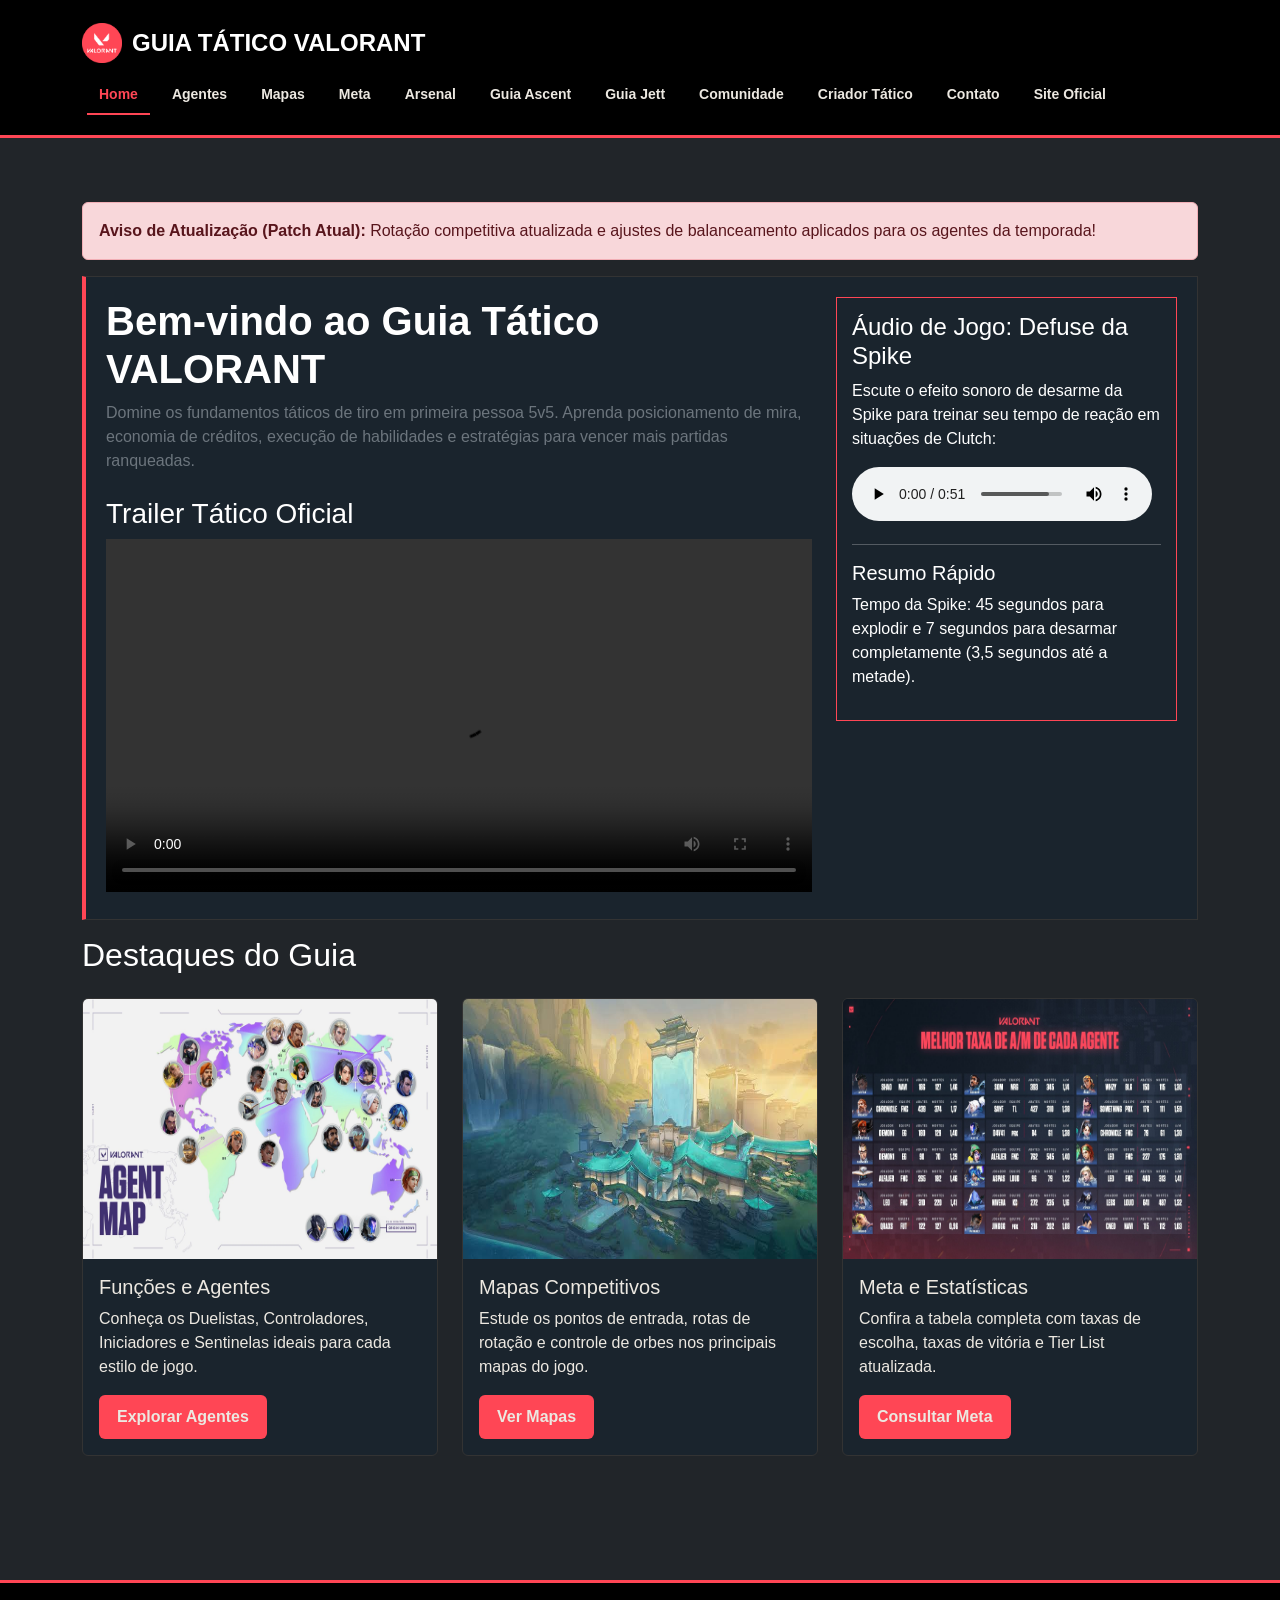
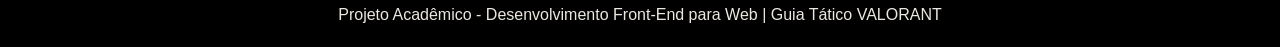
<file: index.html>
<!--
    Projeto: Guia Tático VALORANT
    Disciplina: Desenvolvimento Front-End para Web
    Autores: João Manuel Ferreira Alduan e Isaque Almeida Costa
-->
<!DOCTYPE html>
<html lang="pt-br">
<head>
    <meta charset="UTF-8">
    <meta name="viewport" content="width=device-width, initial-scale=1.0">
    <title>Home - Guia Tático VALORANT</title>
    <link rel="icon" type="image/png" href="img/logo.png">
    <link rel="stylesheet" href="css/bootstrap.min.css">
    <link rel="stylesheet" href="css/style.css">
</head>
<body class="bg-dark text-white">
    <header id="main-header">
        <div class="container">
            <nav class="d-flex flex-wrap justify-content-between align-items-center">
                <div class="d-flex align-items-center my-2">
                    <img src="img/logo.png" alt="Logo VALORANT" class="brand-logo">
                    <span class="fs-4 fw-bold text-white">GUIA TÁTICO VALORANT</span>
                </div>
                <ul class="nav-menu-list">
                    <li><a href="index.html" class="active-link">Home</a></li>
                    <li><a href="agents.html">Agentes</a></li>
                    <li><a href="maps.html">Mapas</a></li>
                    <li><a href="meta.html">Meta</a></li>
                    <li><a href="weapons.html">Arsenal</a></li>
                    <li><a href="map-details.html">Guia Ascent</a></li>
                    <li><a href="agent-details.html">Guia Jett</a></li>
                    <li><a href="community.html">Comunidade</a></li>
                    <li><a href="comp-builder.html">Criador Tático</a></li>
                    <li><a href="contact.html">Contato</a></li>
                    <li><a href="https://playvalorant.com/pt-br/" target="_blank">Site Oficial</a></li>
                </ul>
            </nav>
        </div>
    </header>

    <main class="container py-5">
        <div class="alert alert-danger my-3" role="alert">
            <strong>Aviso de Atualização (Patch Atual):</strong> Rotação competitiva atualizada e ajustes de balanceamento aplicados para os agentes da temporada!
        </div>

        <section class="section-box my-3">
            <div class="row">
                <div class="col-lg-8">
                    <article>
                        <h1 class="fw-bold">Bem-vindo ao Guia Tático VALORANT</h1>
                        <p class="text-secondary">Domine os fundamentos táticos de tiro em primeira pessoa 5v5. Aprenda posicionamento de mira, economia de créditos, execução de habilidades e estratégias para vencer mais partidas ranqueadas.</p>
                        <h3 class="mt-4">Trailer Tático Oficial</h3>
                        <video width="100%" controls>
                            <source src="video/valorant-trailer.mp4" type="video/mp4">
                            Seu navegador não suporta a reprodução de vídeo.
                        </video>
                    </article>
                </div>
                <div class="col-lg-4">
                    <aside class="aside-panel mt-3 mt-lg-0">
                        <h4>Áudio de Jogo: Defuse da Spike</h4>
                        <p>Escute o efeito sonoro de desarme da Spike para treinar seu tempo de reação em situações de Clutch:</p>
                        <audio controls>
                            <source src="audio/spike-defuse.mp3" type="audio/mpeg">
                            Seu navegador não suporta o elemento de áudio.
                        </audio>
                        <hr>
                        <h5>Resumo Rápido</h5>
                        <p>Tempo da Spike: 45 segundos para explodir e 7 segundos para desarmar completamente (3,5 segundos até a metade).</p>
                    </aside>
                </div>
            </div>
        </section>

        <section class="my-3">
            <h2 class="mb-4">Destaques do Guia</h2>
            <div class="row">
                <div class="col-md-4">
                    <div class="card card-custom">
                        <img src="img/cards/card-agents.webp" class="card-img-top card-image" alt="Galeria de Agentes">
                        <div class="card-body">
                            <h5 class="card-title">Funções e Agentes</h5>
                            <p class="card-text">Conheça os Duelistas, Controladores, Iniciadores e Sentinelas ideais para cada estilo de jogo.</p>
                            <a href="agents.html" class="btn btn-danger btn-red">Explorar Agentes</a>
                        </div>
                    </div>
                </div>
                <div class="col-md-4">
                    <div class="card card-custom">
                        <img src="img/cards/card-maps.jpg" class="card-img-top card-image" alt="Rotação de Mapas">
                        <div class="card-body">
                            <h5 class="card-title">Mapas Competitivos</h5>
                            <p class="card-text">Estude os pontos de entrada, rotas de rotação e controle de orbes nos principais mapas do jogo.</p>
                            <a href="maps.html" class="btn btn-danger btn-red">Ver Mapas</a>
                        </div>
                    </div>
                </div>
                <div class="col-md-4">
                    <div class="card card-custom">
                        <img src="img/cards/card-meta.jpg" class="card-img-top card-image" alt="Estatísticas do Meta">
                        <div class="card-body">
                            <h5 class="card-title">Meta e Estatísticas</h5>
                            <p class="card-text">Confira a tabela completa com taxas de escolha, taxas de vitória e Tier List atualizada.</p>
                            <a href="meta.html" class="btn btn-danger btn-red">Consultar Meta</a>
                        </div>
                    </div>
                </div>
            </div>
        </section>
    </main>

    <footer id="main-footer">
        <div class="container">
            <p class="mb-0">Projeto Acadêmico - Desenvolvimento Front-End para Web | Guia Tático VALORANT</p>
        </div>
    </footer>

    <script src="js/bootstrap.bundle.min.js"></script>
    <script src="js/main.js"></script>
</body>
</html>
</file>
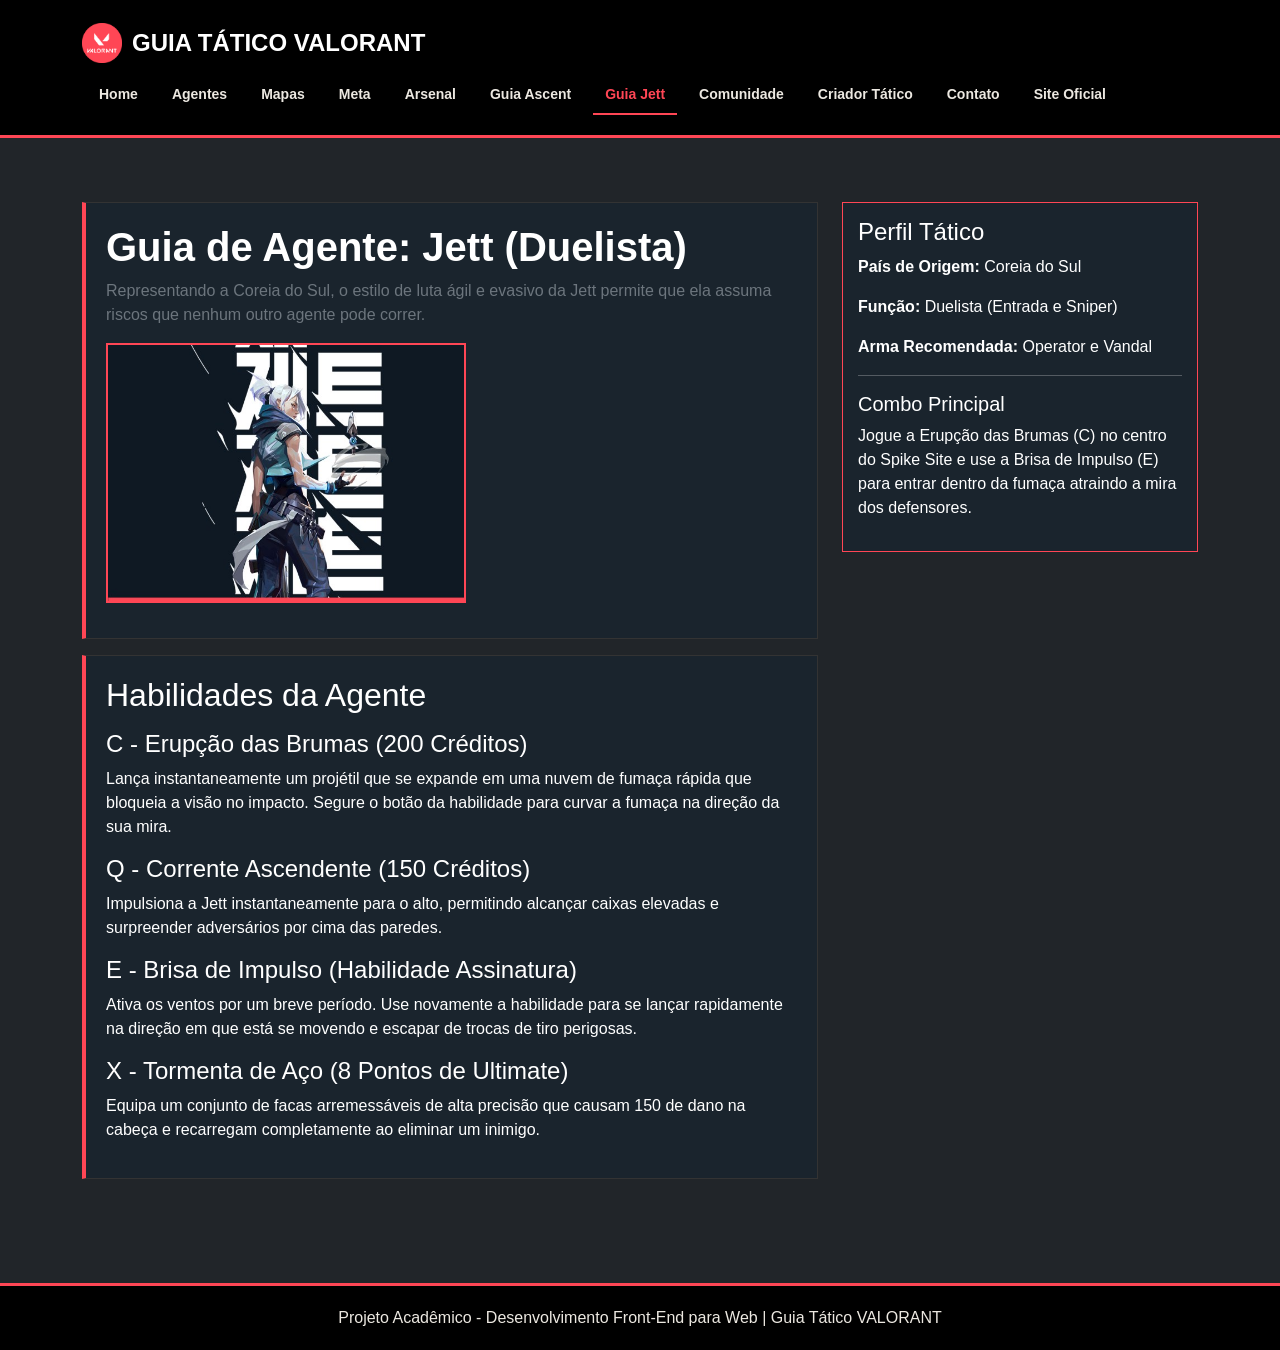
<file: agent-details.html>
<!--
    Projeto: Guia Tático VALORANT
    Disciplina: Desenvolvimento Front-End para Web
    Autores: João Manuel Ferreira Alduan e Isaque Almeida Costa
-->
<!DOCTYPE html>
<html lang="pt-br">
<head>
    <meta charset="UTF-8">
    <meta name="viewport" content="width=device-width, initial-scale=1.0">
    <title>Guia Jett - Guia Tático VALORANT</title>
    <link rel="icon" type="image/png" href="img/logo.png">
    <link rel="stylesheet" href="css/bootstrap.min.css">
    <link rel="stylesheet" href="css/style.css">
</head>
<body class="bg-dark text-white">
    <header id="main-header">
        <div class="container">
            <nav class="d-flex flex-wrap justify-content-between align-items-center">
                <div class="d-flex align-items-center my-2">
                    <img src="img/logo.png" alt="Logo VALORANT" class="brand-logo">
                    <span class="fs-4 fw-bold text-white">GUIA TÁTICO VALORANT</span>
                </div>
                <ul class="nav-menu-list">
                    <li><a href="index.html">Home</a></li>
                    <li><a href="agents.html">Agentes</a></li>
                    <li><a href="maps.html">Mapas</a></li>
                    <li><a href="meta.html">Meta</a></li>
                    <li><a href="weapons.html">Arsenal</a></li>
                    <li><a href="map-details.html">Guia Ascent</a></li>
                    <li><a href="agent-details.html" class="active-link">Guia Jett</a></li>
                    <li><a href="community.html">Comunidade</a></li>
                    <li><a href="comp-builder.html">Criador Tático</a></li>
                    <li><a href="contact.html">Contato</a></li>
                    <li><a href="https://playvalorant.com/pt-br/" target="_blank">Site Oficial</a></li>
                </ul>
            </nav>
        </div>
    </header>

    <main class="container py-5">
        <div class="row">
            <div class="col-lg-8">
                <section class="section-box my-3">
                    <h1 class="fw-bold">Guia de Agente: Jett (Duelista)</h1>
                    <p class="text-secondary">Representando a Coreia do Sul, o estilo de luta ágil e evasivo da Jett permite que ela assuma riscos que nenhum outro agente pode correr.</p>

                    <img src="img/agents/agent-jett.jpg" alt="Visual da Agente Jett" class="agent-preview-image">
                </section>

                <section class="section-box my-3">
                    <h2 class="mb-3">Habilidades da Agente</h2>

                    <article class="mb-3">
                        <h4>C - Erupção das Brumas (200 Créditos)</h4>
                        <p>Lança instantaneamente um projétil que se expande em uma nuvem de fumaça rápida que bloqueia a visão no impacto. Segure o botão da habilidade para curvar a fumaça na direção da sua mira.</p>
                    </article>

                    <article class="mb-3">
                        <h4>Q - Corrente Ascendente (150 Créditos)</h4>
                        <p>Impulsiona a Jett instantaneamente para o alto, permitindo alcançar caixas elevadas e surpreender adversários por cima das paredes.</p>
                    </article>

                    <article class="mb-3">
                        <h4>E - Brisa de Impulso (Habilidade Assinatura)</h4>
                        <p>Ativa os ventos por um breve período. Use novamente a habilidade para se lançar rapidamente na direção em que está se movendo e escapar de trocas de tiro perigosas.</p>
                    </article>

                    <article>
                        <h4>X - Tormenta de Aço (8 Pontos de Ultimate)</h4>
                        <p>Equipa um conjunto de facas arremessáveis de alta precisão que causam 150 de dano na cabeça e recarregam completamente ao eliminar um inimigo.</p>
                    </article>
                </section>
            </div>

            <div class="col-lg-4">
                <aside class="aside-panel my-3">
                    <h4>Perfil Tático</h4>
                    <p><strong>País de Origem:</strong> Coreia do Sul</p>
                    <p><strong>Função:</strong> Duelista (Entrada e Sniper)</p>
                    <p><strong>Arma Recomendada:</strong> Operator e Vandal</p>
                    <hr>
                    <h5>Combo Principal</h5>
                    <p>Jogue a Erupção das Brumas (C) no centro do Spike Site e use a Brisa de Impulso (E) para entrar dentro da fumaça atraindo a mira dos defensores.</p>
                </aside>
            </div>
        </div>
    </main>

    <footer id="main-footer">
        <div class="container">
            <p class="mb-0">Projeto Acadêmico - Desenvolvimento Front-End para Web | Guia Tático VALORANT</p>
        </div>
    </footer>

    <script src="js/bootstrap.bundle.min.js"></script>
    <script src="js/main.js"></script>
</body>
</html>
</file>
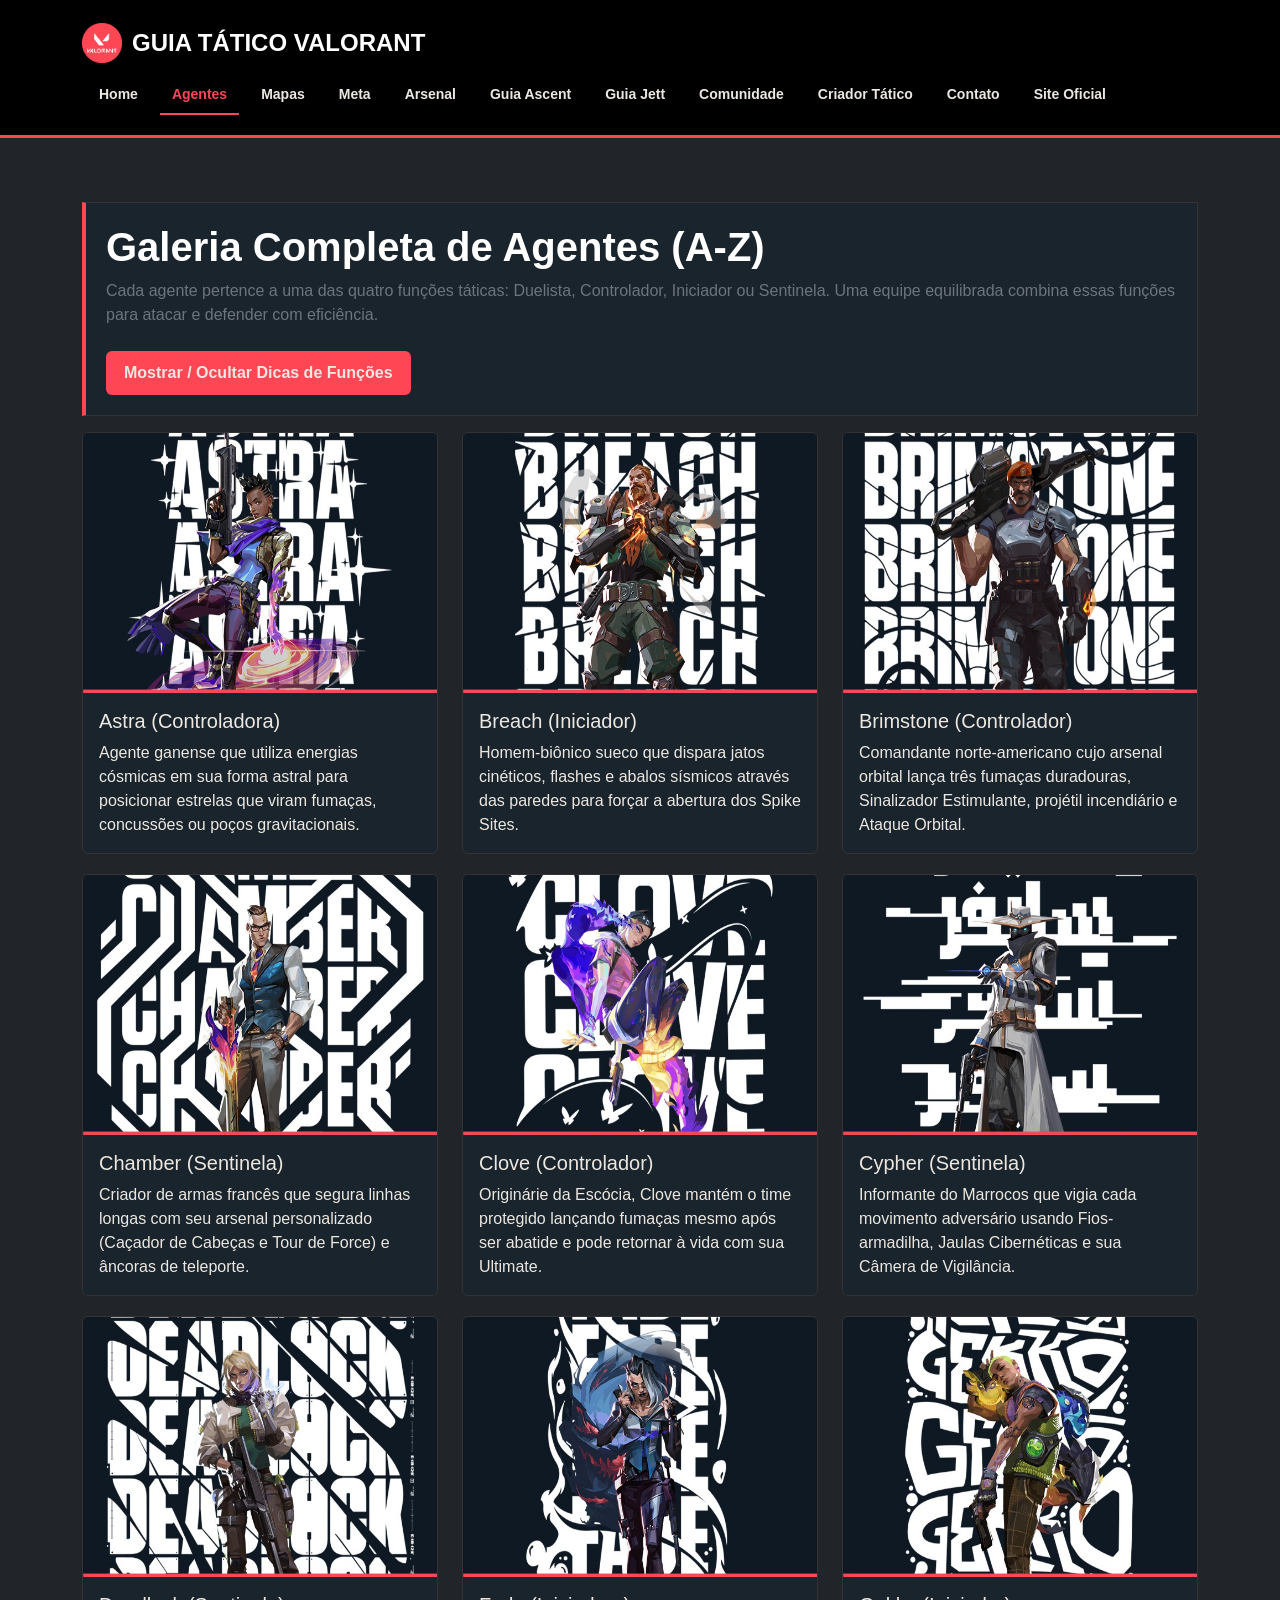
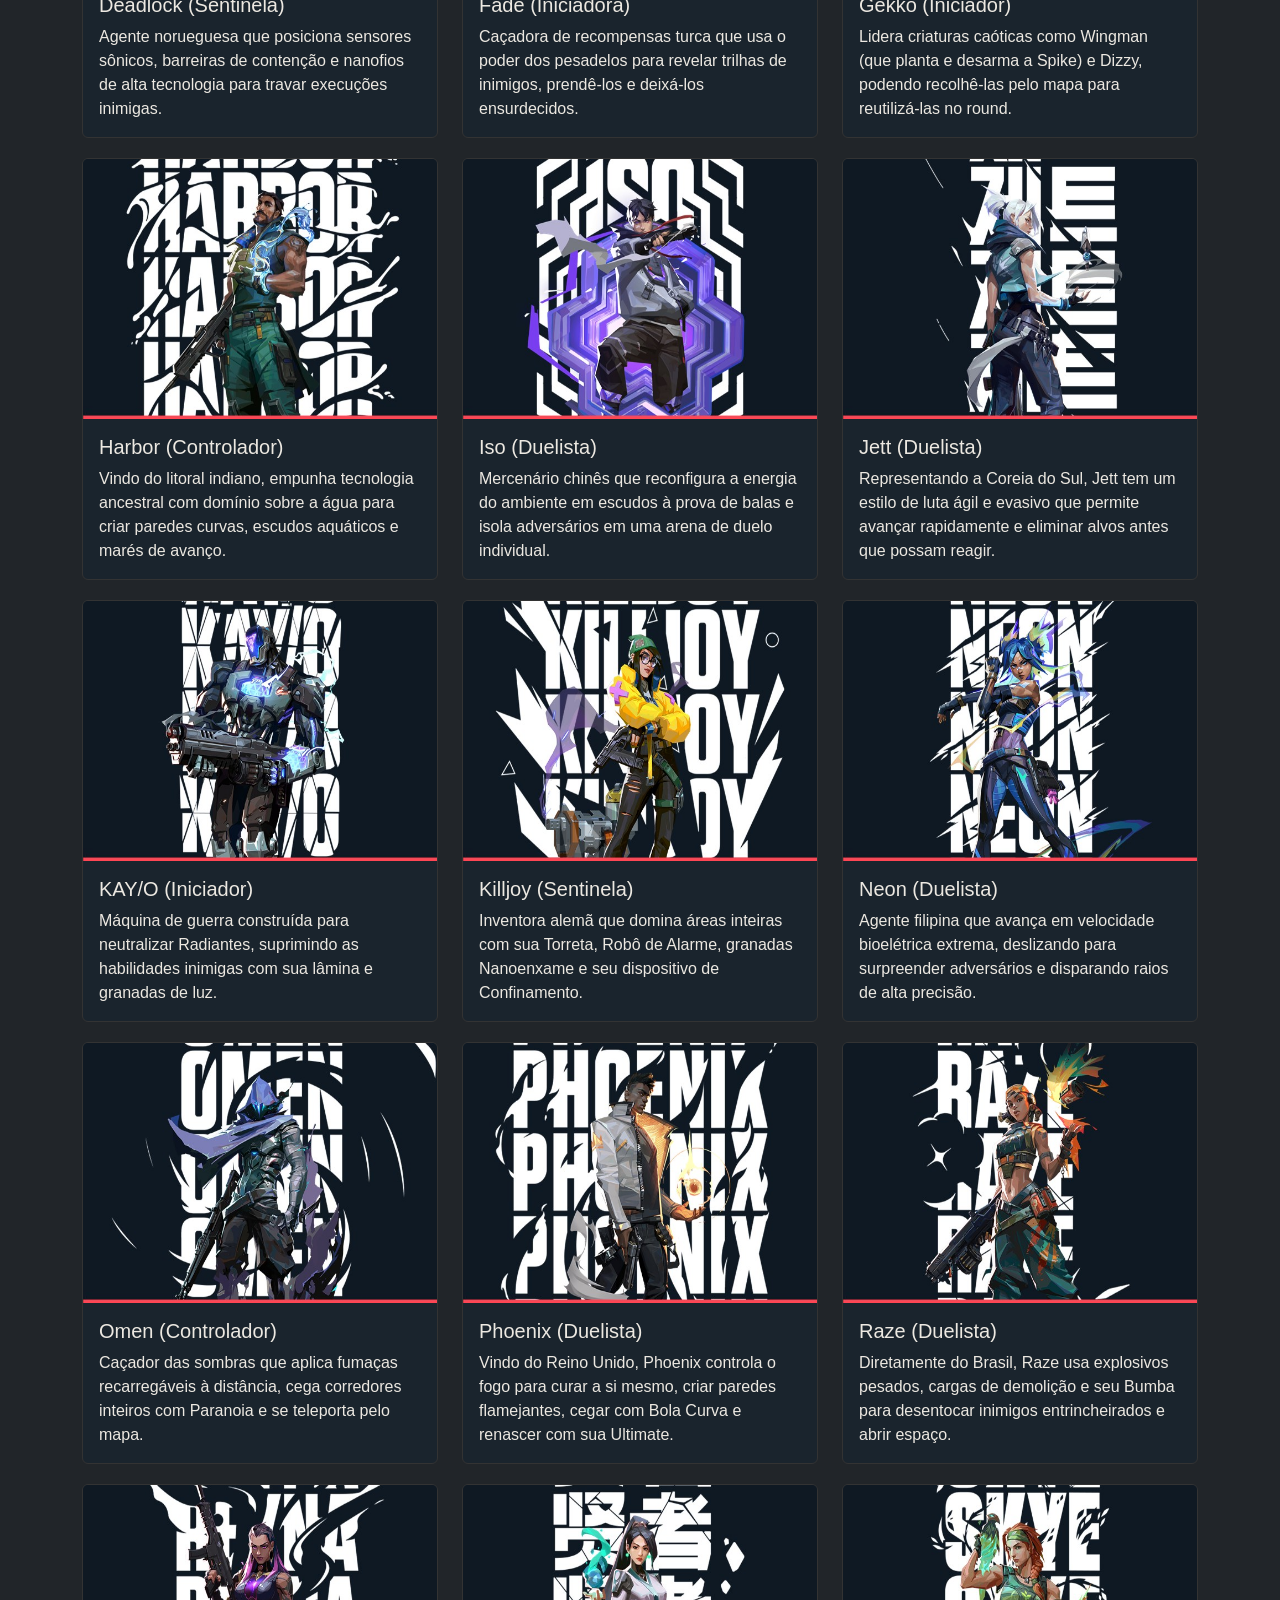
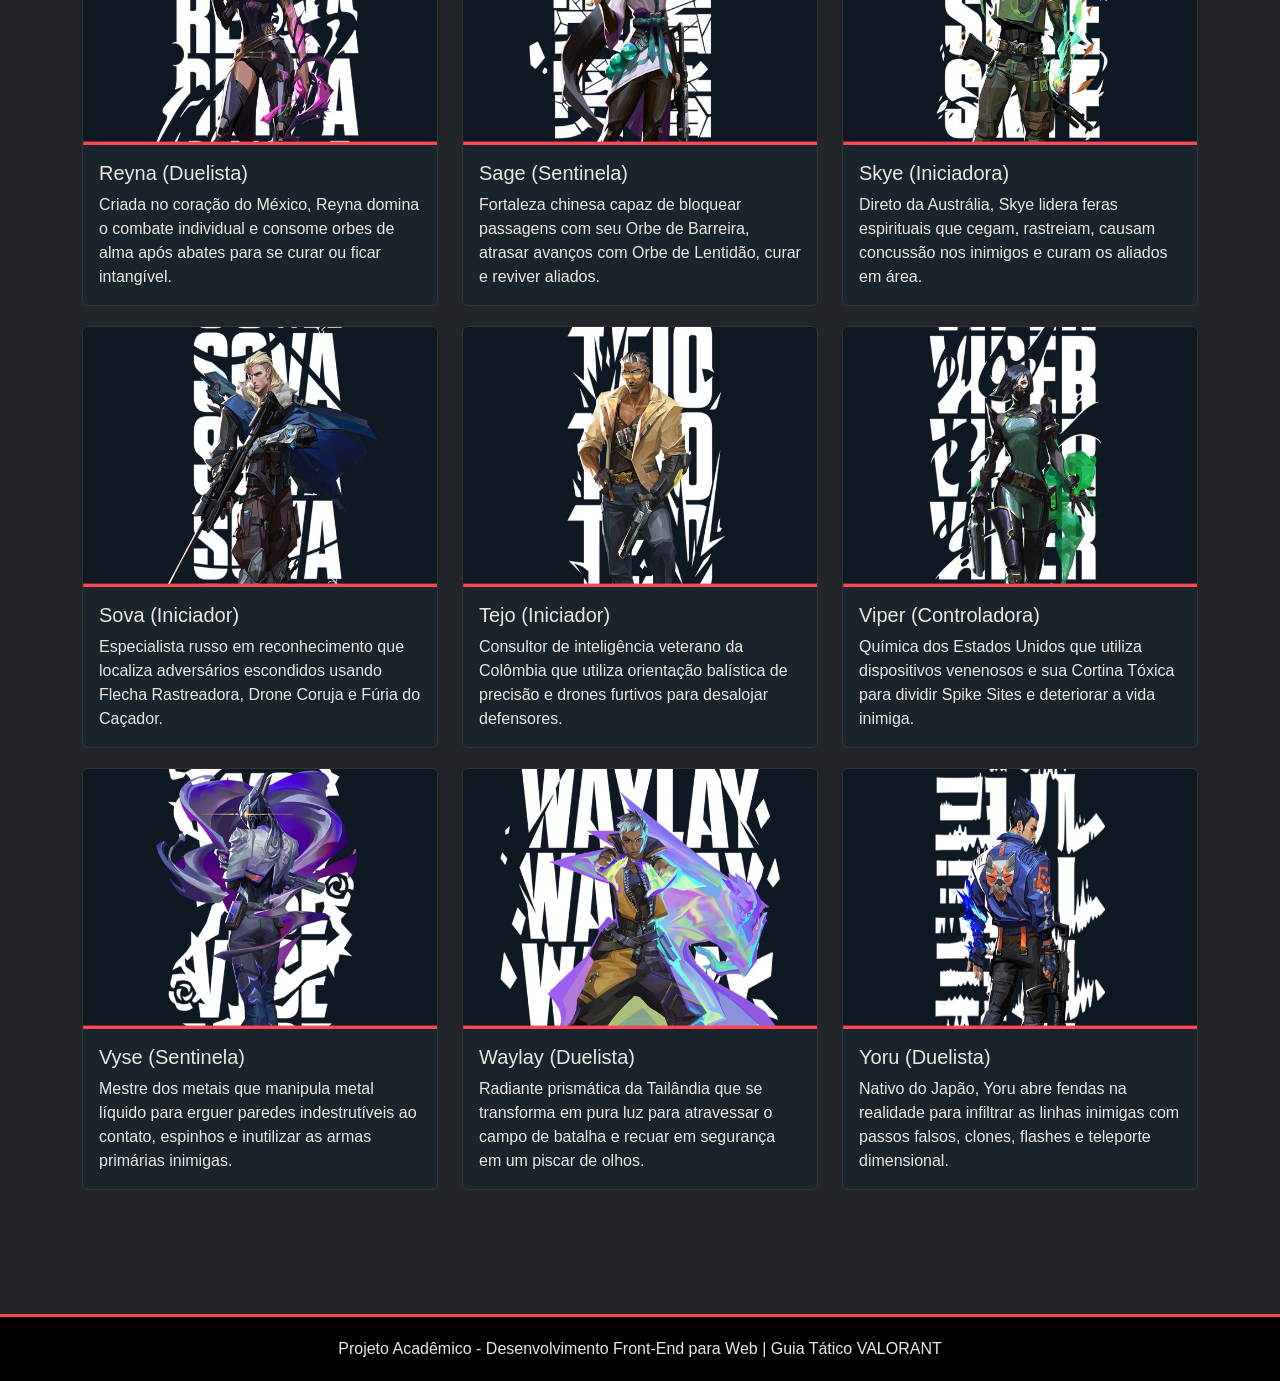
<file: agents.html>
<!--
    Projeto: Guia Tático VALORANT
    Disciplina: Desenvolvimento Front-End para Web
    Autores: João Manuel Ferreira Alduan e Isaque Almeida Costa
-->
<!DOCTYPE html>
<html lang="pt-br">
<head>
    <meta charset="UTF-8">
    <meta name="viewport" content="width=device-width, initial-scale=1.0">
    <title>Agentes - Guia Tático VALORANT</title>
    <link rel="icon" type="image/png" href="img/logo.png">
    <link rel="stylesheet" href="css/bootstrap.min.css">
    <link rel="stylesheet" href="css/style.css">
</head>
<body class="bg-dark text-white">
    <header id="main-header">
        <div class="container">
            <nav class="d-flex flex-wrap justify-content-between align-items-center">
                <div class="d-flex align-items-center my-2">
                    <img src="img/logo.png" alt="Logo VALORANT" class="brand-logo">
                    <span class="fs-4 fw-bold text-white">GUIA TÁTICO VALORANT</span>
                </div>
                <ul class="nav-menu-list">
                    <li><a href="index.html">Home</a></li>
                    <li><a href="agents.html" class="active-link">Agentes</a></li>
                    <li><a href="maps.html">Mapas</a></li>
                    <li><a href="meta.html">Meta</a></li>
                    <li><a href="weapons.html">Arsenal</a></li>
                    <li><a href="map-details.html">Guia Ascent</a></li>
                    <li><a href="agent-details.html">Guia Jett</a></li>
                    <li><a href="community.html">Comunidade</a></li>
                    <li><a href="comp-builder.html">Criador Tático</a></li>
                    <li><a href="contact.html">Contato</a></li>
                    <li><a href="https://playvalorant.com/pt-br/" target="_blank">Site Oficial</a></li>
                </ul>
            </nav>
        </div>
    </header>

    <main class="container py-5">
        <section class="section-box my-3">
            <h1 class="fw-bold">Galeria Completa de Agentes (A-Z)</h1>
            <p class="text-secondary">Cada agente pertence a uma das quatro funções táticas: Duelista, Controlador, Iniciador ou Sentinela. Uma equipe equilibrada combina essas funções para atacar e defender com eficiência.</p>
            <button type="button" id="toggle-tips-btn" class="btn btn-danger btn-red mt-2">Mostrar / Ocultar Dicas de Funções</button>

            <aside id="extra-tips-section" class="aside-panel mt-3 hidden-element">
                <h4>Dicas Extras de Seleção de Agentes</h4>
                <ul>
                    <li><strong>Duelistas:</strong> Devem ser os primeiros a entrar no Spike Site criando espaço para o time.</li>
                    <li><strong>Controladores:</strong> Bloqueiam a visão de operadores inimigos usando fumaças (smokes).</li>
                    <li><strong>Iniciadores:</strong> Usam drones, flechas e flashes para revelar cantos antes da entrada.</li>
                    <li><strong>Sentinelas:</strong> Protegem as costas da equipe contra flancos e travam avanços na defesa.</li>
                </ul>
            </aside>
        </section>

        <section class="my-3">
            <div class="row">
                <div class="col-sm-12 col-md-4">
                    <article class="card card-custom">
                        <img src="img/agents/agent-astra.jpg" class="card-img-top card-image" alt="Agente Astra">
                        <div class="card-body">
                            <h5 class="card-title">Astra (Controladora)</h5>
                            <p class="card-text">Agente ganense que utiliza energias cósmicas em sua forma astral para posicionar estrelas que viram fumaças, concussões ou poços gravitacionais.</p>
                        </div>
                    </article>
                </div>

                <div class="col-sm-12 col-md-4">
                    <article class="card card-custom">
                        <img src="img/agents/agent-breach.jpg" class="card-img-top card-image" alt="Agente Breach">
                        <div class="card-body">
                            <h5 class="card-title">Breach (Iniciador)</h5>
                            <p class="card-text">Homem-biônico sueco que dispara jatos cinéticos, flashes e abalos sísmicos através das paredes para forçar a abertura dos Spike Sites.</p>
                        </div>
                    </article>
                </div>

                <div class="col-sm-12 col-md-4">
                    <article class="card card-custom">
                        <img src="img/agents/agent-brimstone.jpg" class="card-img-top card-image" alt="Agente Brimstone">
                        <div class="card-body">
                            <h5 class="card-title">Brimstone (Controlador)</h5>
                            <p class="card-text">Comandante norte-americano cujo arsenal orbital lança três fumaças duradouras, Sinalizador Estimulante, projétil incendiário e Ataque Orbital.</p>
                        </div>
                    </article>
                </div>

                <div class="col-sm-12 col-md-4">
                    <article class="card card-custom">
                        <img src="img/agents/agent-chamber.jpg" class="card-img-top card-image" alt="Agente Chamber">
                        <div class="card-body">
                            <h5 class="card-title">Chamber (Sentinela)</h5>
                            <p class="card-text">Criador de armas francês que segura linhas longas com seu arsenal personalizado (Caçador de Cabeças e Tour de Force) e âncoras de teleporte.</p>
                        </div>
                    </article>
                </div>

                <div class="col-sm-12 col-md-4">
                    <article class="card card-custom">
                        <img src="img/agents/agent-clove.jpg" class="card-img-top card-image" alt="Agente Clove">
                        <div class="card-body">
                            <h5 class="card-title">Clove (Controlador)</h5>
                            <p class="card-text">Originárie da Escócia, Clove mantém o time protegido lançando fumaças mesmo após ser abatide e pode retornar à vida com sua Ultimate.</p>
                        </div>
                    </article>
                </div>

                <div class="col-sm-12 col-md-4">
                    <article class="card card-custom">
                        <img src="img/agents/agent-cypher.jpg" class="card-img-top card-image" alt="Agente Cypher">
                        <div class="card-body">
                            <h5 class="card-title">Cypher (Sentinela)</h5>
                            <p class="card-text">Informante do Marrocos que vigia cada movimento adversário usando Fios-armadilha, Jaulas Cibernéticas e sua Câmera de Vigilância.</p>
                        </div>
                    </article>
                </div>

                <div class="col-sm-12 col-md-4">
                    <article class="card card-custom">
                        <img src="img/agents/agent-deadlock.jpg" class="card-img-top card-image" alt="Agente Deadlock">
                        <div class="card-body">
                            <h5 class="card-title">Deadlock (Sentinela)</h5>
                            <p class="card-text">Agente norueguesa que posiciona sensores sônicos, barreiras de contenção e nanofios de alta tecnologia para travar execuções inimigas.</p>
                        </div>
                    </article>
                </div>

                <div class="col-sm-12 col-md-4">
                    <article class="card card-custom">
                        <img src="img/agents/agent-fade.jpg" class="card-img-top card-image" alt="Agente Fade">
                        <div class="card-body">
                            <h5 class="card-title">Fade (Iniciadora)</h5>
                            <p class="card-text">Caçadora de recompensas turca que usa o poder dos pesadelos para revelar trilhas de inimigos, prendê-los e deixá-los ensurdecidos.</p>
                        </div>
                    </article>
                </div>

                <div class="col-sm-12 col-md-4">
                    <article class="card card-custom">
                        <img src="img/agents/agent-gekko.jpg" class="card-img-top card-image" alt="Agente Gekko">
                        <div class="card-body">
                            <h5 class="card-title">Gekko (Iniciador)</h5>
                            <p class="card-text">Lidera criaturas caóticas como Wingman (que planta e desarma a Spike) e Dizzy, podendo recolhê-las pelo mapa para reutilizá-las no round.</p>
                        </div>
                    </article>
                </div>

                <div class="col-sm-12 col-md-4">
                    <article class="card card-custom">
                        <img src="img/agents/agent-harbor.jpg" class="card-img-top card-image" alt="Agente Harbor">
                        <div class="card-body">
                            <h5 class="card-title">Harbor (Controlador)</h5>
                            <p class="card-text">Vindo do litoral indiano, empunha tecnologia ancestral com domínio sobre a água para criar paredes curvas, escudos aquáticos e marés de avanço.</p>
                        </div>
                    </article>
                </div>

                <div class="col-sm-12 col-md-4">
                    <article class="card card-custom">
                        <img src="img/agents/agent-iso.jpg" class="card-img-top card-image" alt="Agente Iso">
                        <div class="card-body">
                            <h5 class="card-title">Iso (Duelista)</h5>
                            <p class="card-text">Mercenário chinês que reconfigura a energia do ambiente em escudos à prova de balas e isola adversários em uma arena de duelo individual.</p>
                        </div>
                    </article>
                </div>

                <div class="col-sm-12 col-md-4">
                    <article class="card card-custom">
                        <img src="img/agents/agent-jett.jpg" class="card-img-top card-image" alt="Agente Jett">
                        <div class="card-body">
                            <h5 class="card-title">Jett (Duelista)</h5>
                            <p class="card-text">Representando a Coreia do Sul, Jett tem um estilo de luta ágil e evasivo que permite avançar rapidamente e eliminar alvos antes que possam reagir.</p>
                        </div>
                    </article>
                </div>

                <div class="col-sm-12 col-md-4">
                    <article class="card card-custom">
                        <img src="img/agents/agent-kayo.jpg" class="card-img-top card-image" alt="Agente KAY/O">
                        <div class="card-body">
                            <h5 class="card-title">KAY/O (Iniciador)</h5>
                            <p class="card-text">Máquina de guerra construída para neutralizar Radiantes, suprimindo as habilidades inimigas com sua lâmina e granadas de luz.</p>
                        </div>
                    </article>
                </div>

                <div class="col-sm-12 col-md-4">
                    <article class="card card-custom">
                        <img src="img/agents/agent-killjoy.jpg" class="card-img-top card-image" alt="Agente Killjoy">
                        <div class="card-body">
                            <h5 class="card-title">Killjoy (Sentinela)</h5>
                            <p class="card-text">Inventora alemã que domina áreas inteiras com sua Torreta, Robô de Alarme, granadas Nanoenxame e seu dispositivo de Confinamento.</p>
                        </div>
                    </article>
                </div>

                <div class="col-sm-12 col-md-4">
                    <article class="card card-custom">
                        <img src="img/agents/agent-neon.jpg" class="card-img-top card-image" alt="Agente Neon">
                        <div class="card-body">
                            <h5 class="card-title">Neon (Duelista)</h5>
                            <p class="card-text">Agente filipina que avança em velocidade bioelétrica extrema, deslizando para surpreender adversários e disparando raios de alta precisão.</p>
                        </div>
                    </article>
                </div>

                <div class="col-sm-12 col-md-4">
                    <article class="card card-custom">
                        <img src="img/agents/agent-omen.jpg" class="card-img-top card-image" alt="Agente Omen">
                        <div class="card-body">
                            <h5 class="card-title">Omen (Controlador)</h5>
                            <p class="card-text">Caçador das sombras que aplica fumaças recarregáveis à distância, cega corredores inteiros com Paranoia e se teleporta pelo mapa.</p>
                        </div>
                    </article>
                </div>

                <div class="col-sm-12 col-md-4">
                    <article class="card card-custom">
                        <img src="img/agents/agent-phoenix.jpg" class="card-img-top card-image" alt="Agente Phoenix">
                        <div class="card-body">
                            <h5 class="card-title">Phoenix (Duelista)</h5>
                            <p class="card-text">Vindo do Reino Unido, Phoenix controla o fogo para curar a si mesmo, criar paredes flamejantes, cegar com Bola Curva e renascer com sua Ultimate.</p>
                        </div>
                    </article>
                </div>

                <div class="col-sm-12 col-md-4">
                    <article class="card card-custom">
                        <img src="img/agents/agent-raze.jpg" class="card-img-top card-image" alt="Agente Raze">
                        <div class="card-body">
                            <h5 class="card-title">Raze (Duelista)</h5>
                            <p class="card-text">Diretamente do Brasil, Raze usa explosivos pesados, cargas de demolição e seu Bumba para desentocar inimigos entrincheirados e abrir espaço.</p>
                        </div>
                    </article>
                </div>

                <div class="col-sm-12 col-md-4">
                    <article class="card card-custom">
                        <img src="img/agents/agent-reyna.jpg" class="card-img-top card-image" alt="Agente Reyna">
                        <div class="card-body">
                            <h5 class="card-title">Reyna (Duelista)</h5>
                            <p class="card-text">Criada no coração do México, Reyna domina o combate individual e consome orbes de alma após abates para se curar ou ficar intangível.</p>
                        </div>
                    </article>
                </div>

                <div class="col-sm-12 col-md-4">
                    <article class="card card-custom">
                        <img src="img/agents/agent-sage.jpg" class="card-img-top card-image" alt="Agente Sage">
                        <div class="card-body">
                            <h5 class="card-title">Sage (Sentinela)</h5>
                            <p class="card-text">Fortaleza chinesa capaz de bloquear passagens com seu Orbe de Barreira, atrasar avanços com Orbe de Lentidão, curar e reviver aliados.</p>
                        </div>
                    </article>
                </div>

                <div class="col-sm-12 col-md-4">
                    <article class="card card-custom">
                        <img src="img/agents/agent-skye.jpg" class="card-img-top card-image" alt="Agente Skye">
                        <div class="card-body">
                            <h5 class="card-title">Skye (Iniciadora)</h5>
                            <p class="card-text">Direto da Austrália, Skye lidera feras espirituais que cegam, rastreiam, causam concussão nos inimigos e curam os aliados em área.</p>
                        </div>
                    </article>
                </div>

                <div class="col-sm-12 col-md-4">
                    <article class="card card-custom">
                        <img src="img/agents/agent-sova.jpg" class="card-img-top card-image" alt="Agente Sova">
                        <div class="card-body">
                            <h5 class="card-title">Sova (Iniciador)</h5>
                            <p class="card-text">Especialista russo em reconhecimento que localiza adversários escondidos usando Flecha Rastreadora, Drone Coruja e Fúria do Caçador.</p>
                        </div>
                    </article>
                </div>

                <div class="col-sm-12 col-md-4">
                    <article class="card card-custom">
                        <img src="img/agents/agent-tejo.jpg" class="card-img-top card-image" alt="Agente Tejo">
                        <div class="card-body">
                            <h5 class="card-title">Tejo (Iniciador)</h5>
                            <p class="card-text">Consultor de inteligência veterano da Colômbia que utiliza orientação balística de precisão e drones furtivos para desalojar defensores.</p>
                        </div>
                    </article>
                </div>

                <div class="col-sm-12 col-md-4">
                    <article class="card card-custom">
                        <img src="img/agents/agent-viper.jpg" class="card-img-top card-image" alt="Agente Viper">
                        <div class="card-body">
                            <h5 class="card-title">Viper (Controladora)</h5>
                            <p class="card-text">Química dos Estados Unidos que utiliza dispositivos venenosos e sua Cortina Tóxica para dividir Spike Sites e deteriorar a vida inimiga.</p>
                        </div>
                    </article>
                </div>

                <div class="col-sm-12 col-md-4">
                    <article class="card card-custom">
                        <img src="img/agents/agent-vyse.jpg" class="card-img-top card-image" alt="Agente Vyse">
                        <div class="card-body">
                            <h5 class="card-title">Vyse (Sentinela)</h5>
                            <p class="card-text">Mestre dos metais que manipula metal líquido para erguer paredes indestrutíveis ao contato, espinhos e inutilizar as armas primárias inimigas.</p>
                        </div>
                    </article>
                </div>

                <div class="col-sm-12 col-md-4">
                    <article class="card card-custom">
                        <img src="img/agents/agent-waylay.jpg" class="card-img-top card-image" alt="Agente Waylay">
                        <div class="card-body">
                            <h5 class="card-title">Waylay (Duelista)</h5>
                            <p class="card-text">Radiante prismática da Tailândia que se transforma em pura luz para atravessar o campo de batalha e recuar em segurança em um piscar de olhos.</p>
                        </div>
                    </article>
                </div>

                <div class="col-sm-12 col-md-4">
                    <article class="card card-custom">
                        <img src="img/agents/agent-yoru.jpg" class="card-img-top card-image" alt="Agente Yoru">
                        <div class="card-body">
                            <h5 class="card-title">Yoru (Duelista)</h5>
                            <p class="card-text">Nativo do Japão, Yoru abre fendas na realidade para infiltrar as linhas inimigas com passos falsos, clones, flashes e teleporte dimensional.</p>
                        </div>
                    </article>
                </div>
            </div>
        </section>
    </main>

    <footer id="main-footer">
        <div class="container">
            <p class="mb-0">Projeto Acadêmico - Desenvolvimento Front-End para Web | Guia Tático VALORANT</p>
        </div>
    </footer>

    <script src="js/bootstrap.bundle.min.js"></script>
    <script src="js/main.js"></script>
</body>
</html>
</file>
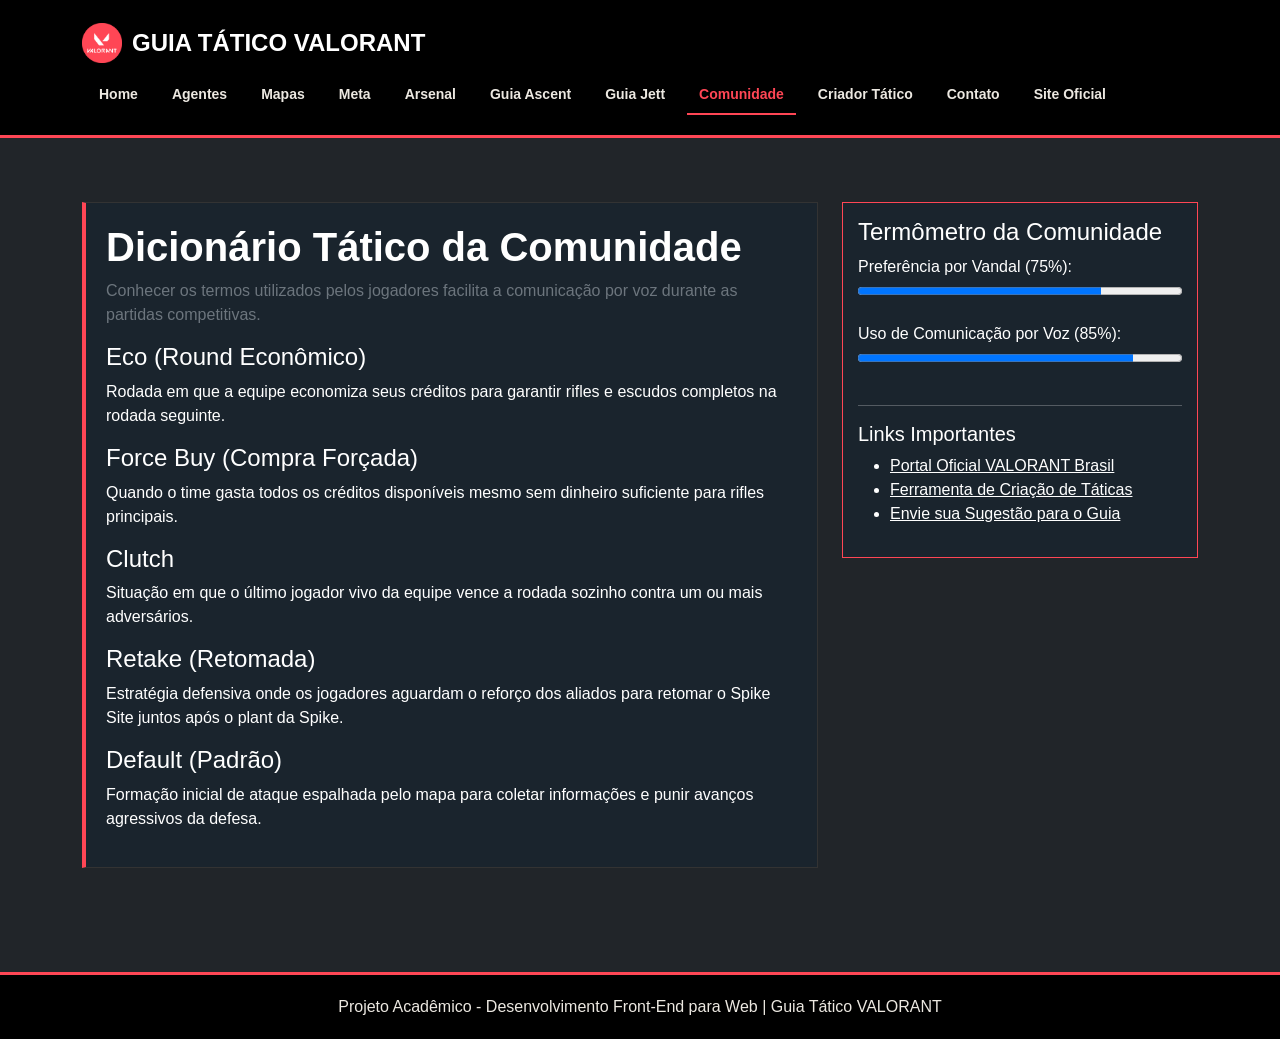
<file: community.html>
<!--
    Projeto: Guia Tático VALORANT
    Disciplina: Desenvolvimento Front-End para Web
    Autores: João Manuel Ferreira Alduan e Isaque Almeida Costa
-->
<!DOCTYPE html>
<html lang="pt-br">
<head>
    <meta charset="UTF-8">
    <meta name="viewport" content="width=device-width, initial-scale=1.0">
    <title>Comunidade e Glossário - Guia Tático VALORANT</title>
    <link rel="icon" type="image/png" href="img/logo.png">
    <link rel="stylesheet" href="css/bootstrap.min.css">
    <link rel="stylesheet" href="css/style.css">
</head>
<body class="bg-dark text-white">
    <header id="main-header">
        <div class="container">
            <nav class="d-flex flex-wrap justify-content-between align-items-center">
                <div class="d-flex align-items-center my-2">
                    <img src="img/logo.png" alt="Logo VALORANT" class="brand-logo">
                    <span class="fs-4 fw-bold text-white">GUIA TÁTICO VALORANT</span>
                </div>
                <ul class="nav-menu-list">
                    <li><a href="index.html">Home</a></li>
                    <li><a href="agents.html">Agentes</a></li>
                    <li><a href="maps.html">Mapas</a></li>
                    <li><a href="meta.html">Meta</a></li>
                    <li><a href="weapons.html">Arsenal</a></li>
                    <li><a href="map-details.html">Guia Ascent</a></li>
                    <li><a href="agent-details.html">Guia Jett</a></li>
                    <li><a href="community.html" class="active-link">Comunidade</a></li>
                    <li><a href="comp-builder.html">Criador Tático</a></li>
                    <li><a href="contact.html">Contato</a></li>
                    <li><a href="https://playvalorant.com/pt-br/" target="_blank">Site Oficial</a></li>
                </ul>
            </nav>
        </div>
    </header>

    <main class="container py-5">
        <div class="row">
            <div class="col-lg-8">
                <section class="section-box my-3">
                    <h1 class="fw-bold">Dicionário Tático da Comunidade</h1>
                    <p class="text-secondary">Conhecer os termos utilizados pelos jogadores facilita a comunicação por voz durante as partidas competitivas.</p>

                    <article class="mb-3">
                        <h4>Eco (Round Econômico)</h4>
                        <p>Rodada em que a equipe economiza seus créditos para garantir rifles e escudos completos na rodada seguinte.</p>
                    </article>

                    <article class="mb-3">
                        <h4>Force Buy (Compra Forçada)</h4>
                        <p>Quando o time gasta todos os créditos disponíveis mesmo sem dinheiro suficiente para rifles principais.</p>
                    </article>

                    <article class="mb-3">
                        <h4>Clutch</h4>
                        <p>Situação em que o último jogador vivo da equipe vence a rodada sozinho contra um ou mais adversários.</p>
                    </article>

                    <article class="mb-3">
                        <h4>Retake (Retomada)</h4>
                        <p>Estratégia defensiva onde os jogadores aguardam o reforço dos aliados para retomar o Spike Site juntos após o plant da Spike.</p>
                    </article>

                    <article>
                        <h4>Default (Padrão)</h4>
                        <p>Formação inicial de ataque espalhada pelo mapa para coletar informações e punir avanços agressivos da defesa.</p>
                    </article>
                </section>
            </div>

            <div class="col-lg-4">
                <aside class="aside-panel my-3">
                    <h4>Termômetro da Comunidade</h4>
                    <p class="mb-1">Preferência por Vandal (75%):</p>
                    <progress max="100" value="75" class="w-100 mb-3"></progress>

                    <p class="mb-1">Uso de Comunicação por Voz (85%):</p>
                    <progress max="100" value="85" class="w-100 mb-3"></progress>

                    <hr>
                    <h5>Links Importantes</h5>
                    <ul>
                        <li><a href="https://playvalorant.com/pt-br/" target="_blank" class="text-white">Portal Oficial VALORANT Brasil</a></li>
                        <li><a href="comp-builder.html" class="text-white">Ferramenta de Criação de Táticas</a></li>
                        <li><a href="contact.html" class="text-white">Envie sua Sugestão para o Guia</a></li>
                    </ul>
                </aside>
            </div>
        </div>
    </main>

    <footer id="main-footer">
        <div class="container">
            <p class="mb-0">Projeto Acadêmico - Desenvolvimento Front-End para Web | Guia Tático VALORANT</p>
        </div>
    </footer>

    <script src="js/bootstrap.bundle.min.js"></script>
    <script src="js/main.js"></script>
</body>
</html>
</file>
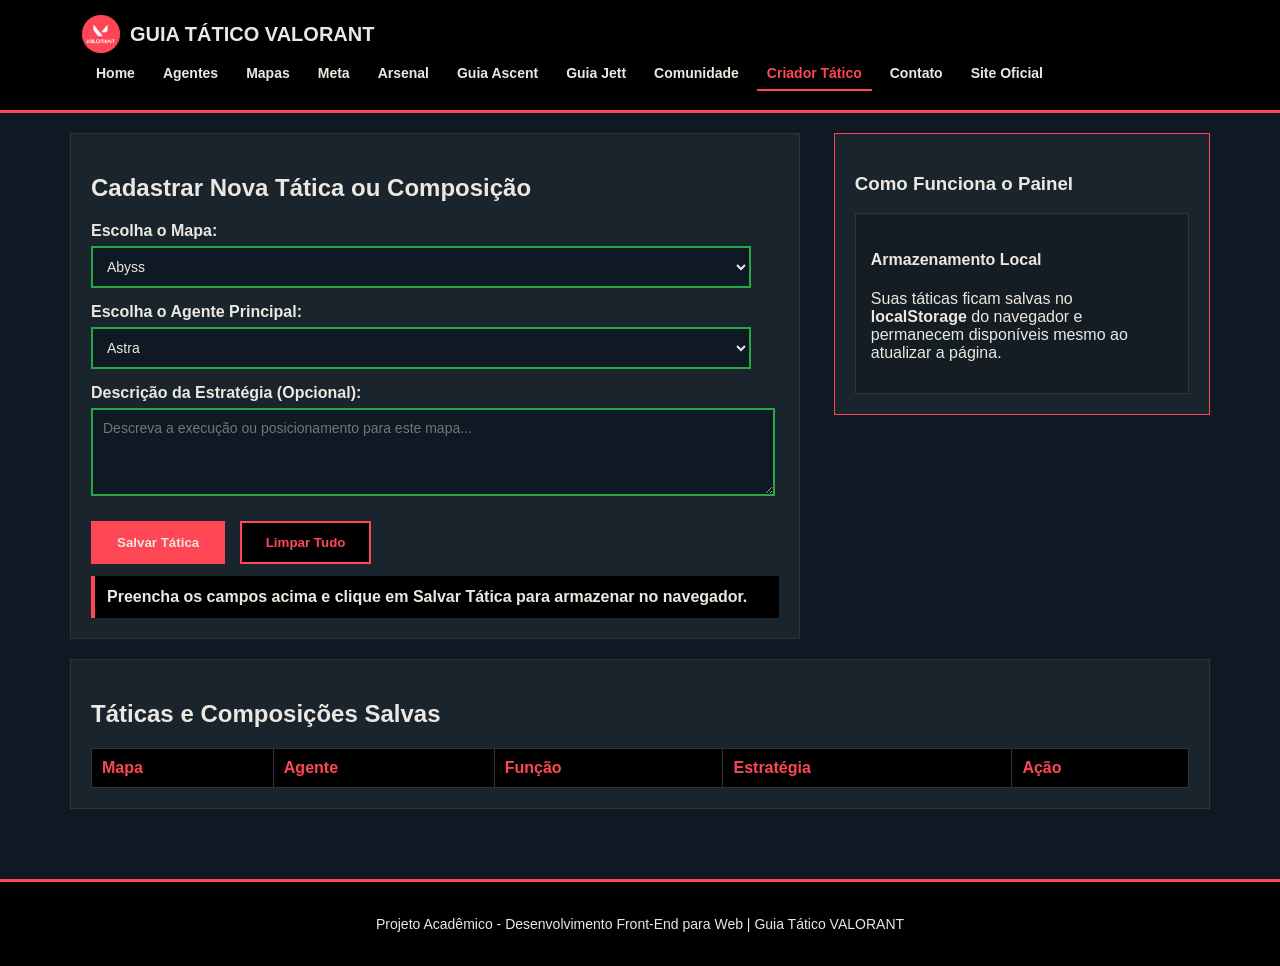
<file: comp-builder.html>
<!--
    Projeto: Guia Tático VALORANT
    Disciplina: Desenvolvimento Front-End para Web
    Autores: João Manuel Ferreira Alduan e Isaque Almeida Costa
-->
<!DOCTYPE html>
<html lang="pt-br">
<head>
    <meta charset="UTF-8">
    <meta name="viewport" content="width=device-width, initial-scale=1.0">
    <title>Criador Tático - Guia Tático VALORANT</title>
    <link rel="icon" type="image/png" href="img/logo.png">
    <link rel="stylesheet" href="css/pure.css">
</head>
<body>
    <header id="main-header">
        <div class="pure-container">
            <nav>
                <div class="brand-area">
                    <img src="img/logo.png" alt="Logo VALORANT" class="brand-logo">
                    <a href="index.html" class="brand-title">GUIA TÁTICO VALORANT</a>
                </div>
                <ul class="nav-menu">
                    <li><a href="index.html">Home</a></li>
                    <li><a href="agents.html">Agentes</a></li>
                    <li><a href="maps.html">Mapas</a></li>
                    <li><a href="meta.html">Meta</a></li>
                    <li><a href="weapons.html">Arsenal</a></li>
                    <li><a href="map-details.html">Guia Ascent</a></li>
                    <li><a href="agent-details.html">Guia Jett</a></li>
                    <li><a href="community.html">Comunidade</a></li>
                    <li><a href="comp-builder.html" class="active-link">Criador Tático</a></li>
                    <li><a href="contact.html">Contato</a></li>
                    <li><a href="https://playvalorant.com/pt-br/" target="_blank">Site Oficial</a></li>
                </ul>
            </nav>
        </div>
    </header>

    <main class="pure-container">
        <div class="flex-row">
            <div class="main-column">
                <section>
                    <h1>Cadastrar Nova Tática ou Composição</h1>
                    <div class="form-group">
                        <label for="map-select">Escolha o Mapa:</label>
                        <select id="map-select" name="mapSelect">
                            <option value="Abyss">Abyss</option>
                            <option value="Ascent">Ascent</option>
                            <option value="Bind">Bind</option>
                            <option value="Breeze">Breeze</option>
                            <option value="Corrode">Corrode</option>
                            <option value="Fracture">Fracture</option>
                            <option value="Haven">Haven</option>
                            <option value="Icebox">Icebox</option>
                            <option value="Lotus">Lotus</option>
                            <option value="Pearl">Pearl</option>
                            <option value="Split">Split</option>
                            <option value="Sunset">Sunset</option>
                        </select>
                    </div>

                    <div class="form-group">
                        <label for="agent-select">Escolha o Agente Principal:</label>
                        <select id="agent-select" name="agentSelect">
                            <option value="Astra">Astra</option>
                            <option value="Breach">Breach</option>
                            <option value="Brimstone">Brimstone</option>
                            <option value="Chamber">Chamber</option>
                            <option value="Clove">Clove</option>
                            <option value="Cypher">Cypher</option>
                            <option value="Deadlock">Deadlock</option>
                            <option value="Fade">Fade</option>
                            <option value="Gekko">Gekko</option>
                            <option value="Harbor">Harbor</option>
                            <option value="Iso">Iso</option>
                            <option value="Jett">Jett</option>
                            <option value="KAY/O">KAY/O</option>
                            <option value="Killjoy">Killjoy</option>
                            <option value="Neon">Neon</option>
                            <option value="Omen">Omen</option>
                            <option value="Phoenix">Phoenix</option>
                            <option value="Raze">Raze</option>
                            <option value="Reyna">Reyna</option>
                            <option value="Sage">Sage</option>
                            <option value="Skye">Skye</option>
                            <option value="Sova">Sova</option>
                            <option value="Tejo">Tejo</option>
                            <option value="Viper">Viper</option>
                            <option value="Vyse">Vyse</option>
                            <option value="Waylay">Waylay</option>
                            <option value="Yoru">Yoru</option>
                        </select>
                    </div>

                    <div class="form-group">
                        <label for="strategy-note">Descrição da Estratégia (Opcional):</label>
                        <textarea id="strategy-note" name="strategyNote" rows="4" placeholder="Descreva a execução ou posicionamento para este mapa..."></textarea>
                    </div>

                    <div>
                        <button type="button" id="save-btn">Salvar Tática</button>
                        <button type="button" id="clear-btn">Limpar Tudo</button>
                    </div>

                    <div id="builder-feedback" class="status-message">
                        Preencha os campos acima e clique em Salvar Tática para armazenar no navegador.
                    </div>
                </section>
            </div>

            <div class="side-column">
                <aside>
                    <h3>Como Funciona o Painel</h3>
                    <article>
                        <h4>Armazenamento Local</h4>
                        <p>Suas táticas ficam salvas no <strong>localStorage</strong> do navegador e permanecem disponíveis mesmo ao atualizar a página.</p>
                    </article>
                </aside>
            </div>
        </div>

        <section>
            <h2>Táticas e Composições Salvas</h2>
            <table>
                <thead>
                    <tr>
                        <th>Mapa</th>
                        <th>Agente</th>
                        <th>Função</th>
                        <th>Estratégia</th>
                        <th>Ação</th>
                    </tr>
                </thead>
                <tbody id="tactics-table-body">
                </tbody>
            </table>
        </section>
    </main>

    <footer id="main-footer">
        <p>Projeto Acadêmico - Desenvolvimento Front-End para Web | Guia Tático VALORANT</p>
    </footer>

    <script src="js/pure.js"></script>
</body>
</html>
</file>
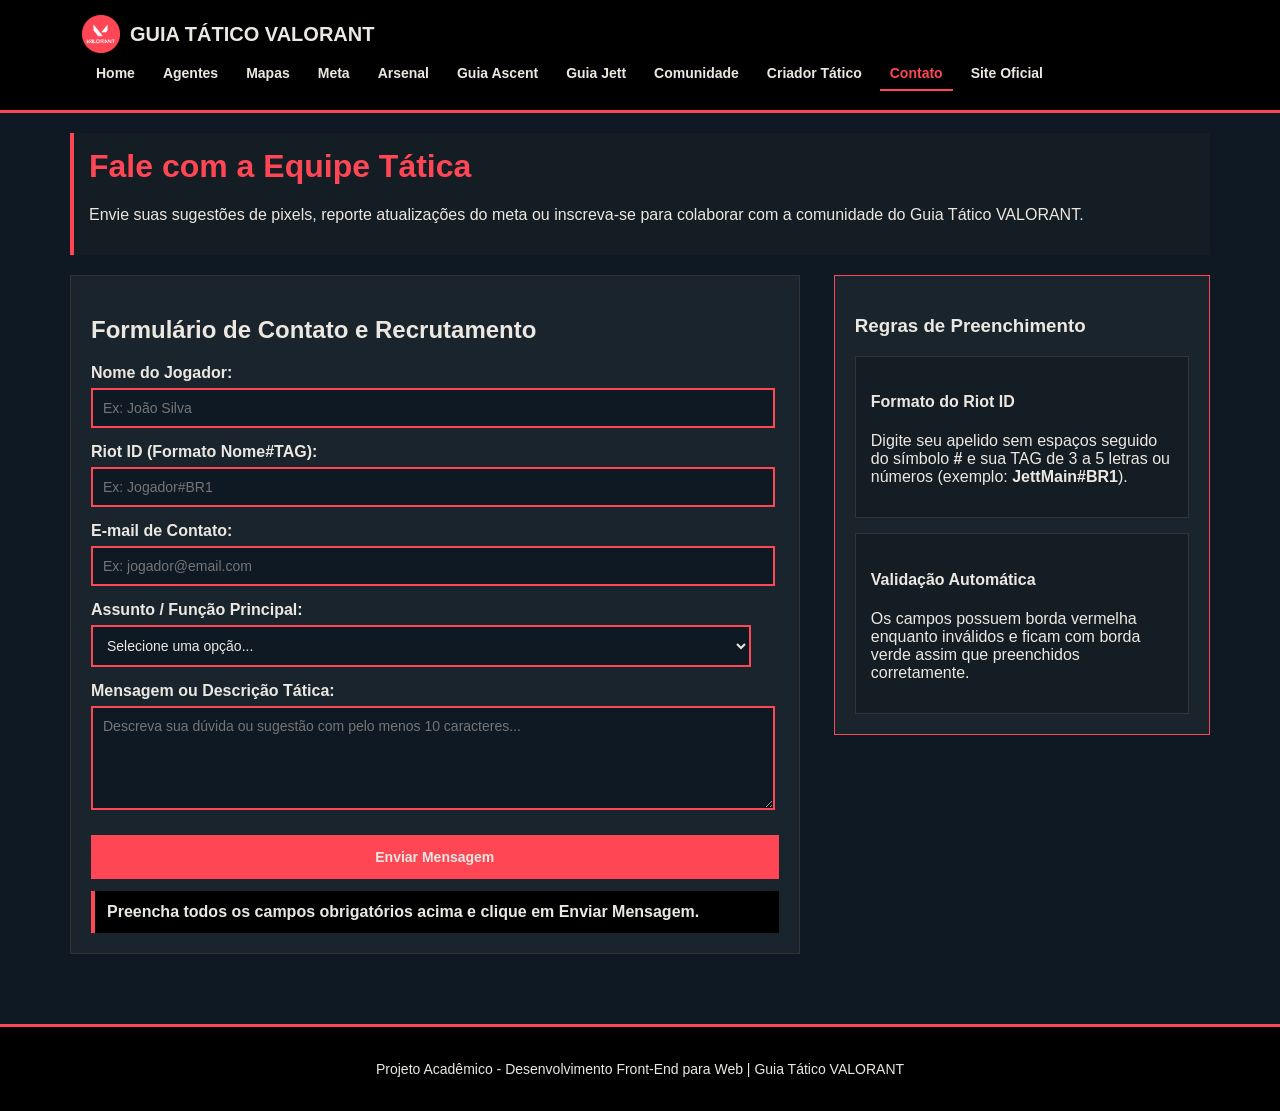
<file: contact.html>
<!--
    Projeto: Guia Tático VALORANT
    Disciplina: Desenvolvimento Front-End para Web
    Autores: João Manuel Ferreira Alduan e Isaque Almeida Costa
-->
<!DOCTYPE html>
<html lang="pt-br">
<head>
    <meta charset="UTF-8">
    <meta name="viewport" content="width=device-width, initial-scale=1.0">
    <title>Contato - Guia Tático VALORANT</title>
    <link rel="icon" type="image/png" href="img/logo.png">
    <link rel="stylesheet" href="css/pure.css">
    <style>
        .embedded-highlight-box {
            background-color: #141c24;
            border-left: 4px solid #ff4655;
            padding: 15px;
            margin-bottom: 20px;
        }
    </style>
</head>
<body>
    <header id="main-header">
        <div class="pure-container">
            <nav>
                <div class="brand-area">
                    <img src="img/logo.png" alt="Logo VALORANT" class="brand-logo">
                    <a href="index.html" class="brand-title">GUIA TÁTICO VALORANT</a>
                </div>
                <ul class="nav-menu">
                    <li><a href="index.html">Home</a></li>
                    <li><a href="agents.html">Agentes</a></li>
                    <li><a href="maps.html">Mapas</a></li>
                    <li><a href="meta.html">Meta</a></li>
                    <li><a href="weapons.html">Arsenal</a></li>
                    <li><a href="map-details.html">Guia Ascent</a></li>
                    <li><a href="agent-details.html">Guia Jett</a></li>
                    <li><a href="community.html">Comunidade</a></li>
                    <li><a href="comp-builder.html">Criador Tático</a></li>
                    <li><a href="contact.html" class="active-link">Contato</a></li>
                    <li><a href="https://playvalorant.com/pt-br/" target="_blank">Site Oficial</a></li>
                </ul>
            </nav>
        </div>
    </header>

    <main class="pure-container">
        <div class="embedded-highlight-box">
            <h1 style="color: #ff4655; margin-top: 0;">Fale com a Equipe Tática</h1>
            <p>Envie suas sugestões de pixels, reporte atualizações do meta ou inscreva-se para colaborar com a comunidade do Guia Tático VALORANT.</p>
        </div>

        <div class="flex-row">
            <div class="main-column">
                <section>
                    <h2>Formulário de Contato e Recrutamento</h2>
                    <form id="contact-form" action="contact.html" method="get">
                        <div class="form-group">
                            <label for="player-name">Nome do Jogador:</label>
                            <input type="text" id="player-name" name="playerName" placeholder="Ex: João Silva" required minlength="3">
                        </div>

                        <div class="form-group">
                            <label for="riot-id">Riot ID (Formato Nome#TAG):</label>
                            <input type="text" id="riot-id" name="riotId" placeholder="Ex: Jogador#BR1" required pattern="[A-Za-z0-9]+#[A-Za-z0-9]{3,5}">
                        </div>

                        <div class="form-group">
                            <label for="player-email">E-mail de Contato:</label>
                            <input type="email" id="player-email" name="playerEmail" placeholder="Ex: jogador@email.com" required>
                        </div>

                        <div class="form-group">
                            <label for="subject-role">Assunto / Função Principal:</label>
                            <select id="subject-role" name="subjectRole" required>
                                <option value="">Selecione uma opção...</option>
                                <option value="duelist">Sugestão de Entrada (Duelista)</option>
                                <option value="controller">Sugestão de Smokes (Controlador)</option>
                                <option value="initiator">Sugestão de Pixel (Iniciador)</option>
                                <option value="sentinel">Sugestão de Setup (Sentinela)</option>
                            </select>
                        </div>

                        <div class="form-group">
                            <label for="tactical-message">Mensagem ou Descrição Tática:</label>
                            <textarea id="tactical-message" name="tacticalMessage" rows="5" placeholder="Descreva sua dúvida ou sugestão com pelo menos 10 caracteres..." required minlength="10"></textarea>
                        </div>

                        <input type="submit" id="submit-btn" value="Enviar Mensagem">
                    </form>

                    <div id="contact-feedback" class="status-message">
                        Preencha todos os campos obrigatórios acima e clique em Enviar Mensagem.
                    </div>
                </section>
            </div>

            <div class="side-column">
                <aside>
                    <h3>Regras de Preenchimento</h3>
                    <article>
                        <h4>Formato do Riot ID</h4>
                        <p>Digite seu apelido sem espaços seguido do símbolo <strong>#</strong> e sua TAG de 3 a 5 letras ou números (exemplo: <strong>JettMain#BR1</strong>).</p>
                    </article>
                    <article>
                        <h4>Validação Automática</h4>
                        <p>Os campos possuem borda vermelha enquanto inválidos e ficam com borda verde assim que preenchidos corretamente.</p>
                    </article>
                </aside>
            </div>
        </div>
    </main>

    <footer id="main-footer">
        <p>Projeto Acadêmico - Desenvolvimento Front-End para Web | Guia Tático VALORANT</p>
    </footer>

    <script src="js/pure.js"></script>
</body>
</html>
</file>
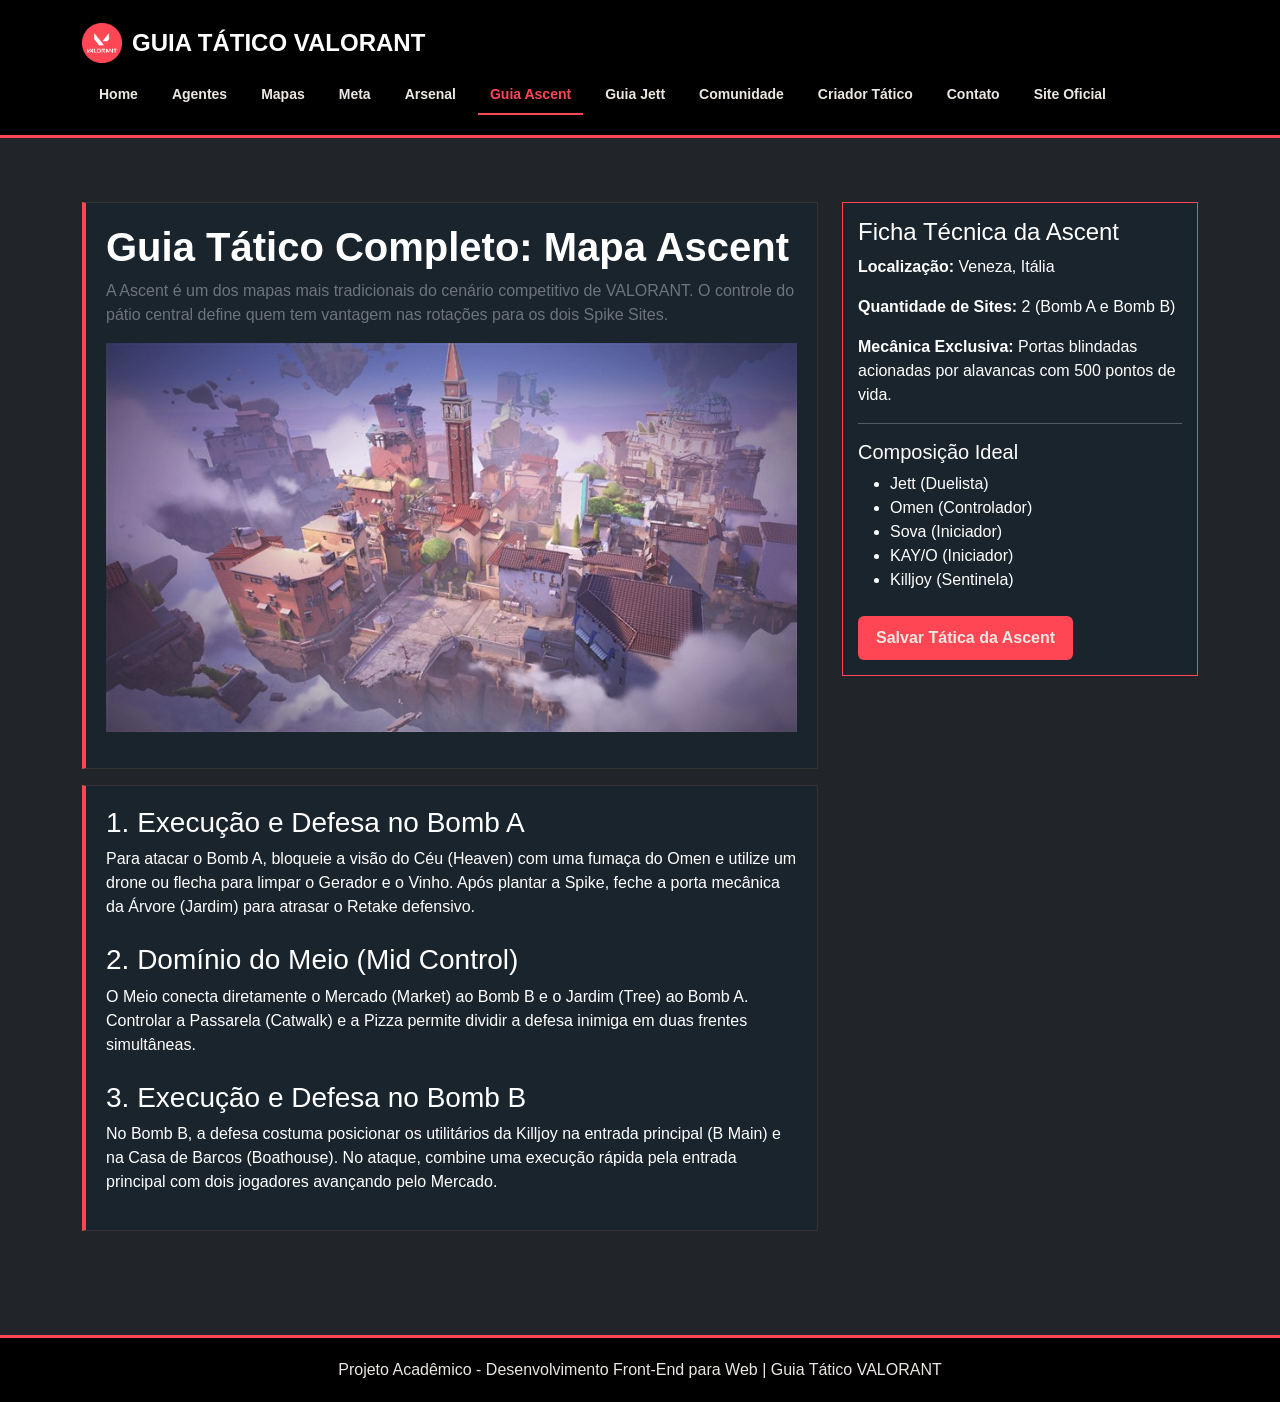
<file: map-details.html>
<!--
    Projeto: Guia Tático VALORANT
    Disciplina: Desenvolvimento Front-End para Web
    Autores: João Manuel Ferreira Alduan e Isaque Almeida Costa
-->
<!DOCTYPE html>
<html lang="pt-br">
<head>
    <meta charset="UTF-8">
    <meta name="viewport" content="width=device-width, initial-scale=1.0">
    <title>Guia Ascent - Guia Tático VALORANT</title>
    <link rel="icon" type="image/png" href="img/logo.png">
    <link rel="stylesheet" href="css/bootstrap.min.css">
    <link rel="stylesheet" href="css/style.css">
</head>
<body class="bg-dark text-white">
    <header id="main-header">
        <div class="container">
            <nav class="d-flex flex-wrap justify-content-between align-items-center">
                <div class="d-flex align-items-center my-2">
                    <img src="img/logo.png" alt="Logo VALORANT" class="brand-logo">
                    <span class="fs-4 fw-bold text-white">GUIA TÁTICO VALORANT</span>
                </div>
                <ul class="nav-menu-list">
                    <li><a href="index.html">Home</a></li>
                    <li><a href="agents.html">Agentes</a></li>
                    <li><a href="maps.html">Mapas</a></li>
                    <li><a href="meta.html">Meta</a></li>
                    <li><a href="weapons.html">Arsenal</a></li>
                    <li><a href="map-details.html" class="active-link">Guia Ascent</a></li>
                    <li><a href="agent-details.html">Guia Jett</a></li>
                    <li><a href="community.html">Comunidade</a></li>
                    <li><a href="comp-builder.html">Criador Tático</a></li>
                    <li><a href="contact.html">Contato</a></li>
                    <li><a href="https://playvalorant.com/pt-br/" target="_blank">Site Oficial</a></li>
                </ul>
            </nav>
        </div>
    </header>

    <main class="container py-5">
        <div class="row">
            <div class="col-lg-8">
                <section class="section-box my-3">
                    <h1 class="fw-bold">Guia Tático Completo: Mapa Ascent</h1>
                    <p class="text-secondary">A Ascent é um dos mapas mais tradicionais do cenário competitivo de VALORANT. O controle do pátio central define quem tem vantagem nas rotações para os dois Spike Sites.</p>
                    <img src="img/maps/ascent.jpg" alt="Visão Geral do Mapa Ascent" class="img-fluid mb-3">
                </section>

                <section class="section-box my-3">
                    <article class="mb-4">
                        <h3>1. Execução e Defesa no Bomb A</h3>
                        <p>Para atacar o Bomb A, bloqueie a visão do Céu (Heaven) com uma fumaça do Omen e utilize um drone ou flecha para limpar o Gerador e o Vinho. Após plantar a Spike, feche a porta mecânica da Árvore (Jardim) para atrasar o Retake defensivo.</p>
                    </article>

                    <article class="mb-4">
                        <h3>2. Domínio do Meio (Mid Control)</h3>
                        <p>O Meio conecta diretamente o Mercado (Market) ao Bomb B e o Jardim (Tree) ao Bomb A. Controlar a Passarela (Catwalk) e a Pizza permite dividir a defesa inimiga em duas frentes simultâneas.</p>
                    </article>

                    <article>
                        <h3>3. Execução e Defesa no Bomb B</h3>
                        <p>No Bomb B, a defesa costuma posicionar os utilitários da Killjoy na entrada principal (B Main) e na Casa de Barcos (Boathouse). No ataque, combine uma execução rápida pela entrada principal com dois jogadores avançando pelo Mercado.</p>
                    </article>
                </section>
            </div>

            <div class="col-lg-4">
                <aside class="aside-panel my-3">
                    <h4>Ficha Técnica da Ascent</h4>
                    <p><strong>Localização:</strong> Veneza, Itália</p>
                    <p><strong>Quantidade de Sites:</strong> 2 (Bomb A e Bomb B)</p>
                    <p><strong>Mecânica Exclusiva:</strong> Portas blindadas acionadas por alavancas com 500 pontos de vida.</p>
                    <hr>
                    <h5>Composição Ideal</h5>
                    <ul>
                        <li>Jett (Duelista)</li>
                        <li>Omen (Controlador)</li>
                        <li>Sova (Iniciador)</li>
                        <li>KAY/O (Iniciador)</li>
                        <li>Killjoy (Sentinela)</li>
                    </ul>
                    <a href="comp-builder.html" class="btn btn-danger btn-red mt-2">Salvar Tática da Ascent</a>
                </aside>
            </div>
        </div>
    </main>

    <footer id="main-footer">
        <div class="container">
            <p class="mb-0">Projeto Acadêmico - Desenvolvimento Front-End para Web | Guia Tático VALORANT</p>
        </div>
    </footer>

    <script src="js/bootstrap.bundle.min.js"></script>
    <script src="js/main.js"></script>
</body>
</html>
</file>
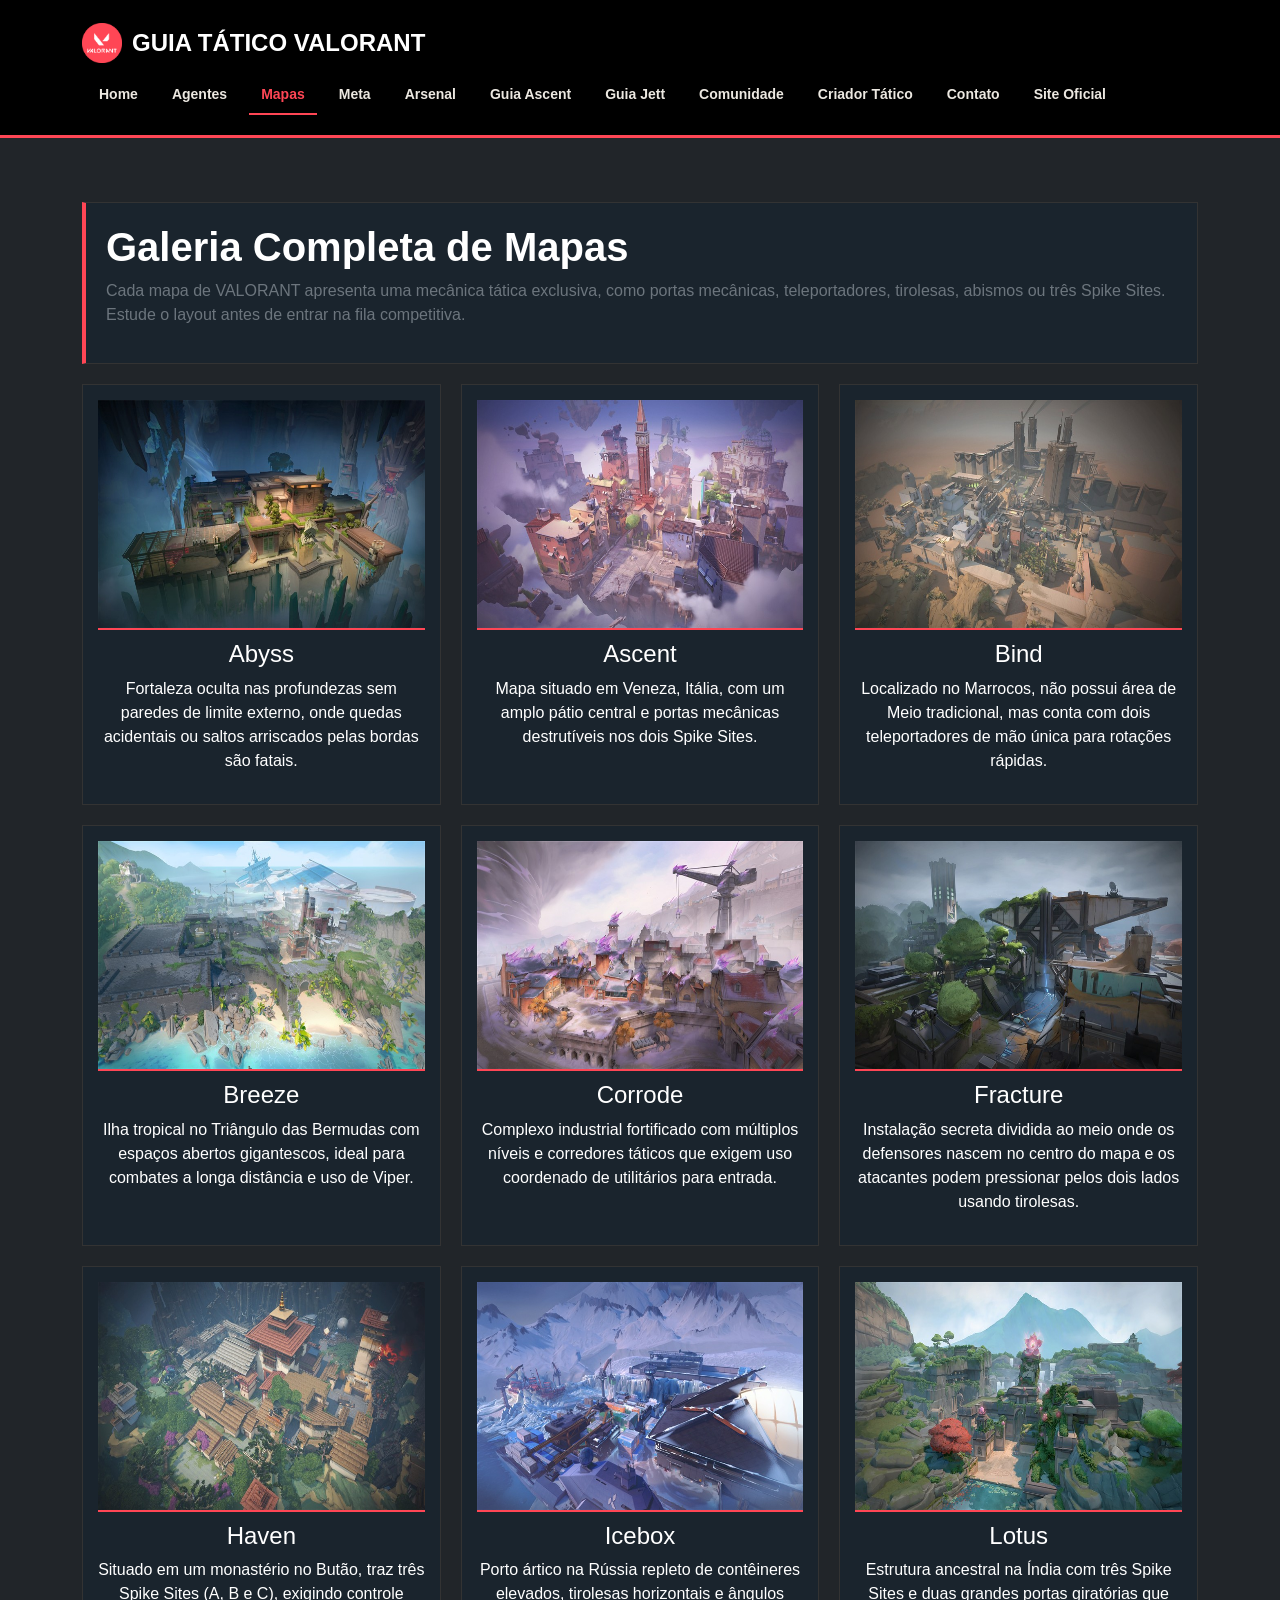
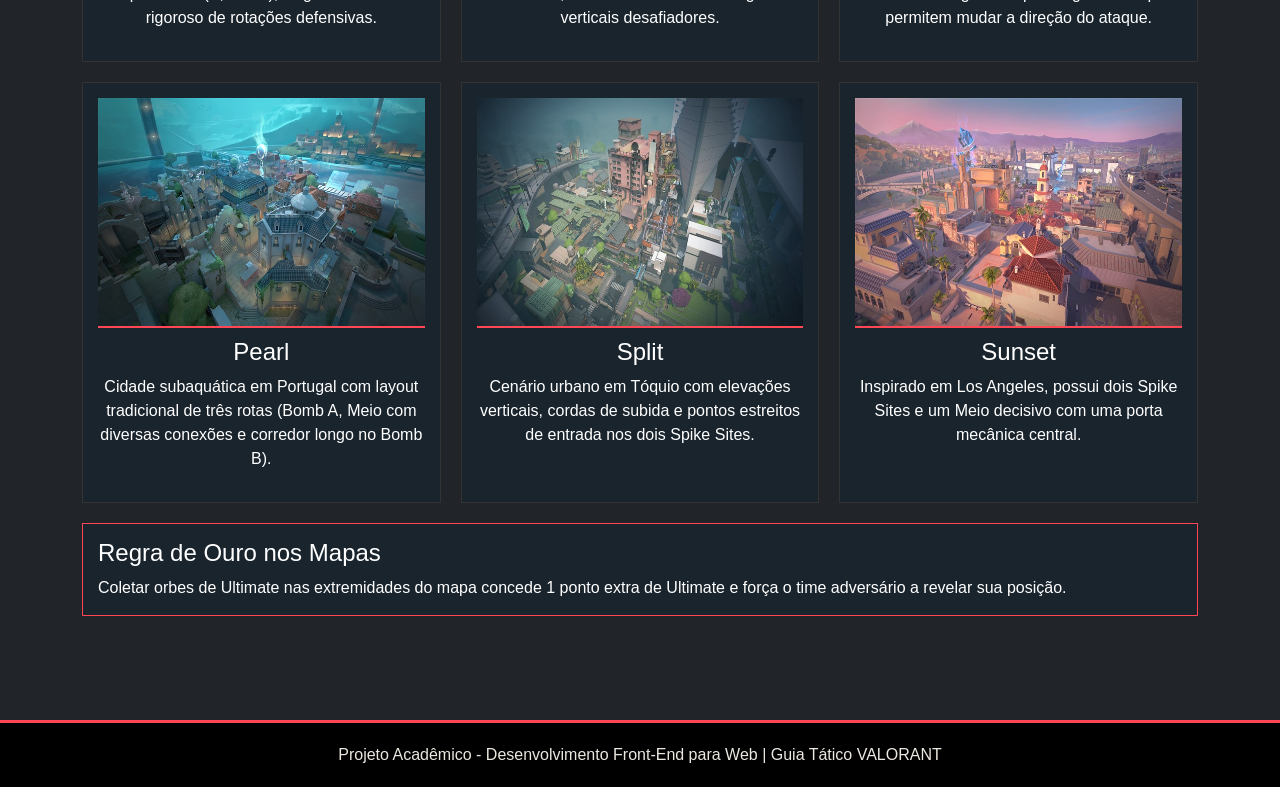
<file: maps.html>
<!--
    Projeto: Guia Tático VALORANT
    Disciplina: Desenvolvimento Front-End para Web
    Autores: João Manuel Ferreira Alduan e Isaque Almeida Costa
-->
<!DOCTYPE html>
<html lang="pt-br">
<head>
    <meta charset="UTF-8">
    <meta name="viewport" content="width=device-width, initial-scale=1.0">
    <title>Mapas - Guia Tático VALORANT</title>
    <link rel="icon" type="image/png" href="img/logo.png">
    <link rel="stylesheet" href="css/bootstrap.min.css">
    <link rel="stylesheet" href="css/style.css">
</head>
<body class="bg-dark text-white">
    <header id="main-header">
        <div class="container">
            <nav class="d-flex flex-wrap justify-content-between align-items-center">
                <div class="d-flex align-items-center my-2">
                    <img src="img/logo.png" alt="Logo VALORANT" class="brand-logo">
                    <span class="fs-4 fw-bold text-white">GUIA TÁTICO VALORANT</span>
                </div>
                <ul class="nav-menu-list">
                    <li><a href="index.html">Home</a></li>
                    <li><a href="agents.html">Agentes</a></li>
                    <li><a href="maps.html" class="active-link">Mapas</a></li>
                    <li><a href="meta.html">Meta</a></li>
                    <li><a href="weapons.html">Arsenal</a></li>
                    <li><a href="map-details.html">Guia Ascent</a></li>
                    <li><a href="agent-details.html">Guia Jett</a></li>
                    <li><a href="community.html">Comunidade</a></li>
                    <li><a href="comp-builder.html">Criador Tático</a></li>
                    <li><a href="contact.html">Contato</a></li>
                    <li><a href="https://playvalorant.com/pt-br/" target="_blank">Site Oficial</a></li>
                </ul>
            </nav>
        </div>
    </header>

    <main class="container py-5">
        <section class="section-box my-3">
            <h1 class="fw-bold">Galeria Completa de Mapas</h1>
            <p class="text-secondary">Cada mapa de VALORANT apresenta uma mecânica tática exclusiva, como portas mecânicas, teleportadores, tirolesas, abismos ou três Spike Sites. Estude o layout antes de entrar na fila competitiva.</p>
        </section>

        <section class="my-3">
            <div class="maps-grid">
                <article class="map-card-item">
                    <img src="img/maps/abyss.jpg" alt="Mapa Abyss">
                    <h4>Abyss</h4>
                    <p>Fortaleza oculta nas profundezas sem paredes de limite externo, onde quedas acidentais ou saltos arriscados pelas bordas são fatais.</p>
                </article>

                <article class="map-card-item">
                    <img src="img/maps/ascent.jpg" alt="Mapa Ascent">
                    <h4>Ascent</h4>
                    <p>Mapa situado em Veneza, Itália, com um amplo pátio central e portas mecânicas destrutíveis nos dois Spike Sites.</p>
                </article>

                <article class="map-card-item">
                    <img src="img/maps/bind.jpg" alt="Mapa Bind">
                    <h4>Bind</h4>
                    <p>Localizado no Marrocos, não possui área de Meio tradicional, mas conta com dois teleportadores de mão única para rotações rápidas.</p>
                </article>

                <article class="map-card-item">
                    <img src="img/maps/breeze.jpg" alt="Mapa Breeze">
                    <h4>Breeze</h4>
                    <p>Ilha tropical no Triângulo das Bermudas com espaços abertos gigantescos, ideal para combates a longa distância e uso de Viper.</p>
                </article>

                <article class="map-card-item">
                    <img src="img/maps/corrode.jpg" alt="Mapa Corrode">
                    <h4>Corrode</h4>
                    <p>Complexo industrial fortificado com múltiplos níveis e corredores táticos que exigem uso coordenado de utilitários para entrada.</p>
                </article>

                <article class="map-card-item">
                    <img src="img/maps/fracture.jpg" alt="Mapa Fracture">
                    <h4>Fracture</h4>
                    <p>Instalação secreta dividida ao meio onde os defensores nascem no centro do mapa e os atacantes podem pressionar pelos dois lados usando tirolesas.</p>
                </article>

                <article class="map-card-item">
                    <img src="img/maps/haven.jpg" alt="Mapa Haven">
                    <h4>Haven</h4>
                    <p>Situado em um monastério no Butão, traz três Spike Sites (A, B e C), exigindo controle rigoroso de rotações defensivas.</p>
                </article>

                <article class="map-card-item">
                    <img src="img/maps/icebox.jpg" alt="Mapa Icebox">
                    <h4>Icebox</h4>
                    <p>Porto ártico na Rússia repleto de contêineres elevados, tirolesas horizontais e ângulos verticais desafiadores.</p>
                </article>

                <article class="map-card-item">
                    <img src="img/maps/lotus.jpg" alt="Mapa Lotus">
                    <h4>Lotus</h4>
                    <p>Estrutura ancestral na Índia com três Spike Sites e duas grandes portas giratórias que permitem mudar a direção do ataque.</p>
                </article>

                <article class="map-card-item">
                    <img src="img/maps/pearl.jpg" alt="Mapa Pearl">
                    <h4>Pearl</h4>
                    <p>Cidade subaquática em Portugal com layout tradicional de três rotas (Bomb A, Meio com diversas conexões e corredor longo no Bomb B).</p>
                </article>

                <article class="map-card-item">
                    <img src="img/maps/split.jpg" alt="Mapa Split">
                    <h4>Split</h4>
                    <p>Cenário urbano em Tóquio com elevações verticais, cordas de subida e pontos estreitos de entrada nos dois Spike Sites.</p>
                </article>

                <article class="map-card-item">
                    <img src="img/maps/sunset.jpg" alt="Mapa Sunset">
                    <h4>Sunset</h4>
                    <p>Inspirado em Los Angeles, possui dois Spike Sites e um Meio decisivo com uma porta mecânica central.</p>
                </article>
            </div>
        </section>

        <aside class="aside-panel my-3">
            <h4>Regra de Ouro nos Mapas</h4>
            <p class="mb-0">Coletar orbes de Ultimate nas extremidades do mapa concede 1 ponto extra de Ultimate e força o time adversário a revelar sua posição.</p>
        </aside>
    </main>

    <footer id="main-footer">
        <div class="container">
            <p class="mb-0">Projeto Acadêmico - Desenvolvimento Front-End para Web | Guia Tático VALORANT</p>
        </div>
    </footer>

    <script src="js/bootstrap.bundle.min.js"></script>
    <script src="js/main.js"></script>
</body>
</html>
</file>
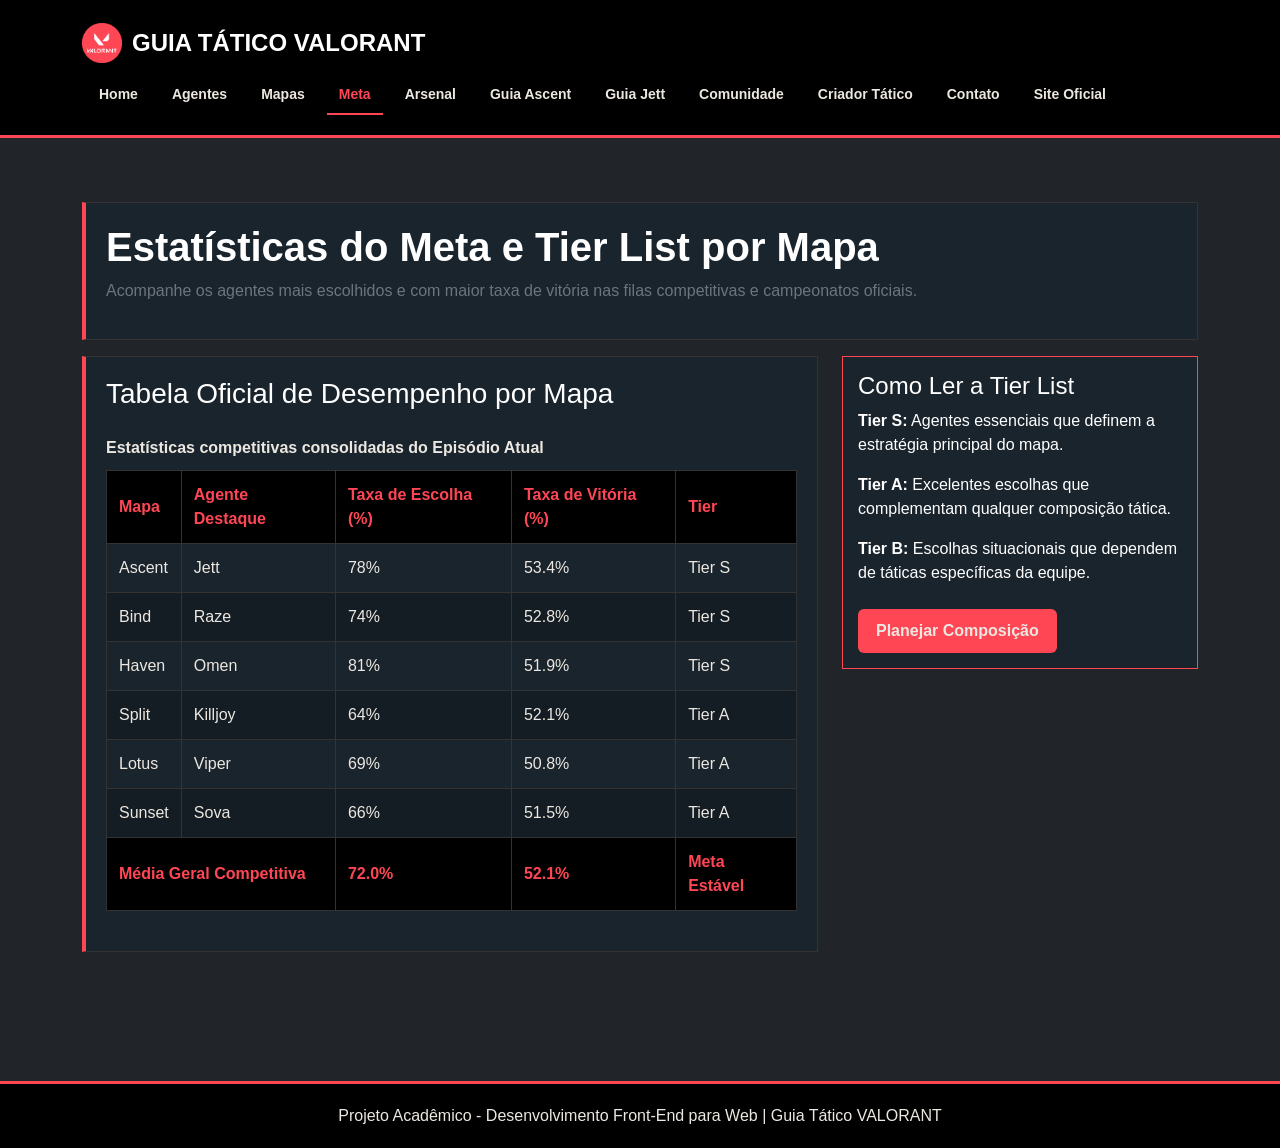
<file: meta.html>
<!--
    Projeto: Guia Tático VALORANT
    Disciplina: Desenvolvimento Front-End para Web
    Autores: João Manuel Ferreira Alduan e Isaque Almeida Costa
-->
<!DOCTYPE html>
<html lang="pt-br">
<head>
    <meta charset="UTF-8">
    <meta name="viewport" content="width=device-width, initial-scale=1.0">
    <title>Meta e Estatísticas - Guia Tático VALORANT</title>
    <link rel="icon" type="image/png" href="img/logo.png">
    <link rel="stylesheet" href="css/bootstrap.min.css">
    <link rel="stylesheet" href="css/style.css">
</head>
<body class="bg-dark text-white">
    <header id="main-header">
        <div class="container">
            <nav class="d-flex flex-wrap justify-content-between align-items-center">
                <div class="d-flex align-items-center my-2">
                    <img src="img/logo.png" alt="Logo VALORANT" class="brand-logo">
                    <span class="fs-4 fw-bold text-white">GUIA TÁTICO VALORANT</span>
                </div>
                <ul class="nav-menu-list">
                    <li><a href="index.html">Home</a></li>
                    <li><a href="agents.html">Agentes</a></li>
                    <li><a href="maps.html">Mapas</a></li>
                    <li><a href="meta.html" class="active-link">Meta</a></li>
                    <li><a href="weapons.html">Arsenal</a></li>
                    <li><a href="map-details.html">Guia Ascent</a></li>
                    <li><a href="agent-details.html">Guia Jett</a></li>
                    <li><a href="community.html">Comunidade</a></li>
                    <li><a href="comp-builder.html">Criador Tático</a></li>
                    <li><a href="contact.html">Contato</a></li>
                    <li><a href="https://playvalorant.com/pt-br/" target="_blank">Site Oficial</a></li>
                </ul>
            </nav>
        </div>
    </header>

    <main class="container py-5">
        <section class="section-box my-3">
            <h1 class="fw-bold">Estatísticas do Meta e Tier List por Mapa</h1>
            <p class="text-secondary">Acompanhe os agentes mais escolhidos e com maior taxa de vitória nas filas competitivas e campeonatos oficiais.</p>
        </section>

        <section class="my-3">
            <div class="row">
                <div class="col-lg-8">
                    <article class="section-box">
                        <h3>Tabela Oficial de Desempenho por Mapa</h3>
                        <table class="meta-table">
                            <caption>Estatísticas competitivas consolidadas do Episódio Atual</caption>
                            <thead>
                                <tr>
                                    <th>Mapa</th>
                                    <th>Agente Destaque</th>
                                    <th>Taxa de Escolha (%)</th>
                                    <th>Taxa de Vitória (%)</th>
                                    <th>Tier</th>
                                </tr>
                            </thead>
                            <tbody>
                                <tr>
                                    <td>Ascent</td>
                                    <td>Jett</td>
                                    <td>78%</td>
                                    <td>53.4%</td>
                                    <td>Tier S</td>
                                </tr>
                                <tr>
                                    <td>Bind</td>
                                    <td>Raze</td>
                                    <td>74%</td>
                                    <td>52.8%</td>
                                    <td>Tier S</td>
                                </tr>
                                <tr>
                                    <td>Haven</td>
                                    <td>Omen</td>
                                    <td>81%</td>
                                    <td>51.9%</td>
                                    <td>Tier S</td>
                                </tr>
                                <tr>
                                    <td>Split</td>
                                    <td>Killjoy</td>
                                    <td>64%</td>
                                    <td>52.1%</td>
                                    <td>Tier A</td>
                                </tr>
                                <tr>
                                    <td>Lotus</td>
                                    <td>Viper</td>
                                    <td>69%</td>
                                    <td>50.8%</td>
                                    <td>Tier A</td>
                                </tr>
                                <tr>
                                    <td>Sunset</td>
                                    <td>Sova</td>
                                    <td>66%</td>
                                    <td>51.5%</td>
                                    <td>Tier A</td>
                                </tr>
                            </tbody>
                            <tfoot>
                                <tr>
                                    <th colspan="2">Média Geral Competitiva</th>
                                    <th>72.0%</th>
                                    <th>52.1%</th>
                                    <th>Meta Estável</th>
                                </tr>
                            </tfoot>
                        </table>
                    </article>
                </div>

                <div class="col-lg-4">
                    <aside class="aside-panel">
                        <h4>Como Ler a Tier List</h4>
                        <p><strong>Tier S:</strong> Agentes essenciais que definem a estratégia principal do mapa.</p>
                        <p><strong>Tier A:</strong> Excelentes escolhas que complementam qualquer composição tática.</p>
                        <p><strong>Tier B:</strong> Escolhas situacionais que dependem de táticas específicas da equipe.</p>
                        <a href="comp-builder.html" class="btn btn-danger btn-red mt-2">Planejar Composição</a>
                    </aside>
                </div>
            </div>
        </section>
    </main>

    <footer id="main-footer">
        <div class="container">
            <p class="mb-0">Projeto Acadêmico - Desenvolvimento Front-End para Web | Guia Tático VALORANT</p>
        </div>
    </footer>

    <script src="js/bootstrap.bundle.min.js"></script>
    <script src="js/main.js"></script>
</body>
</html>
</file>
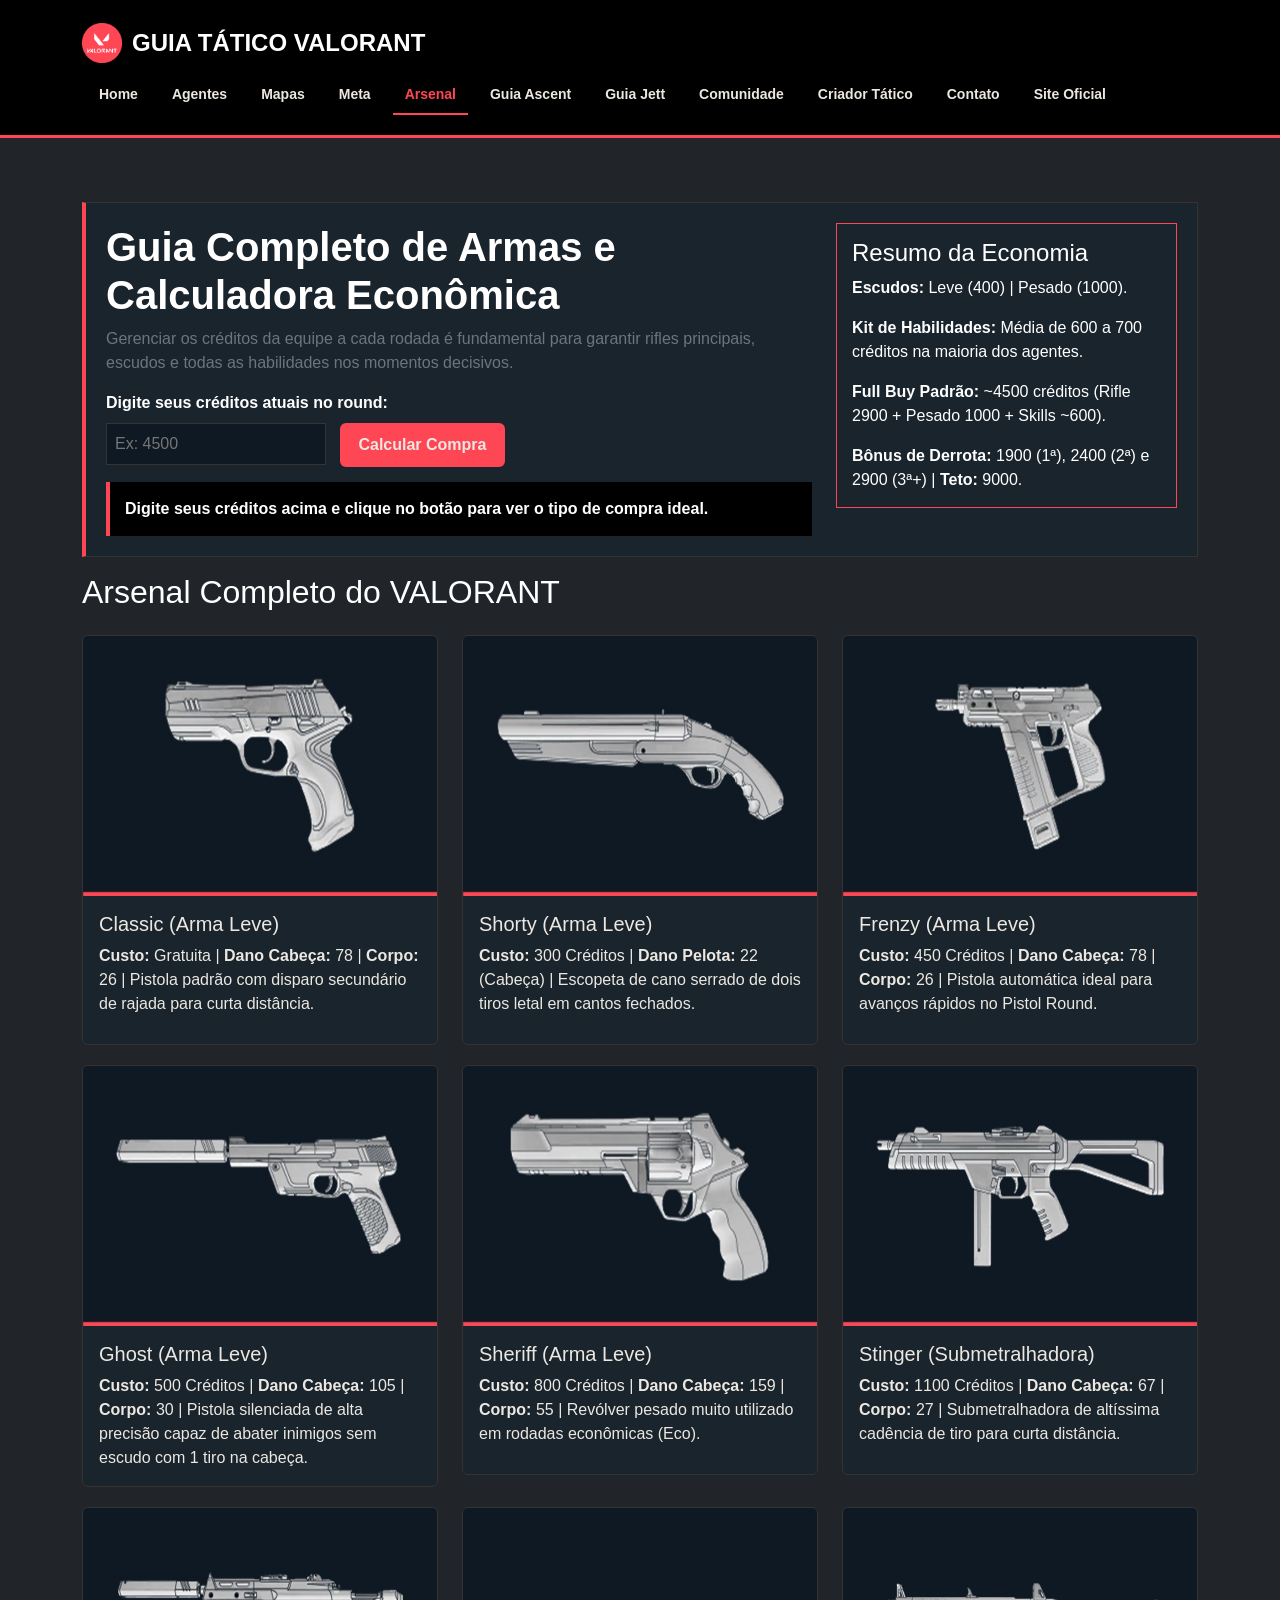
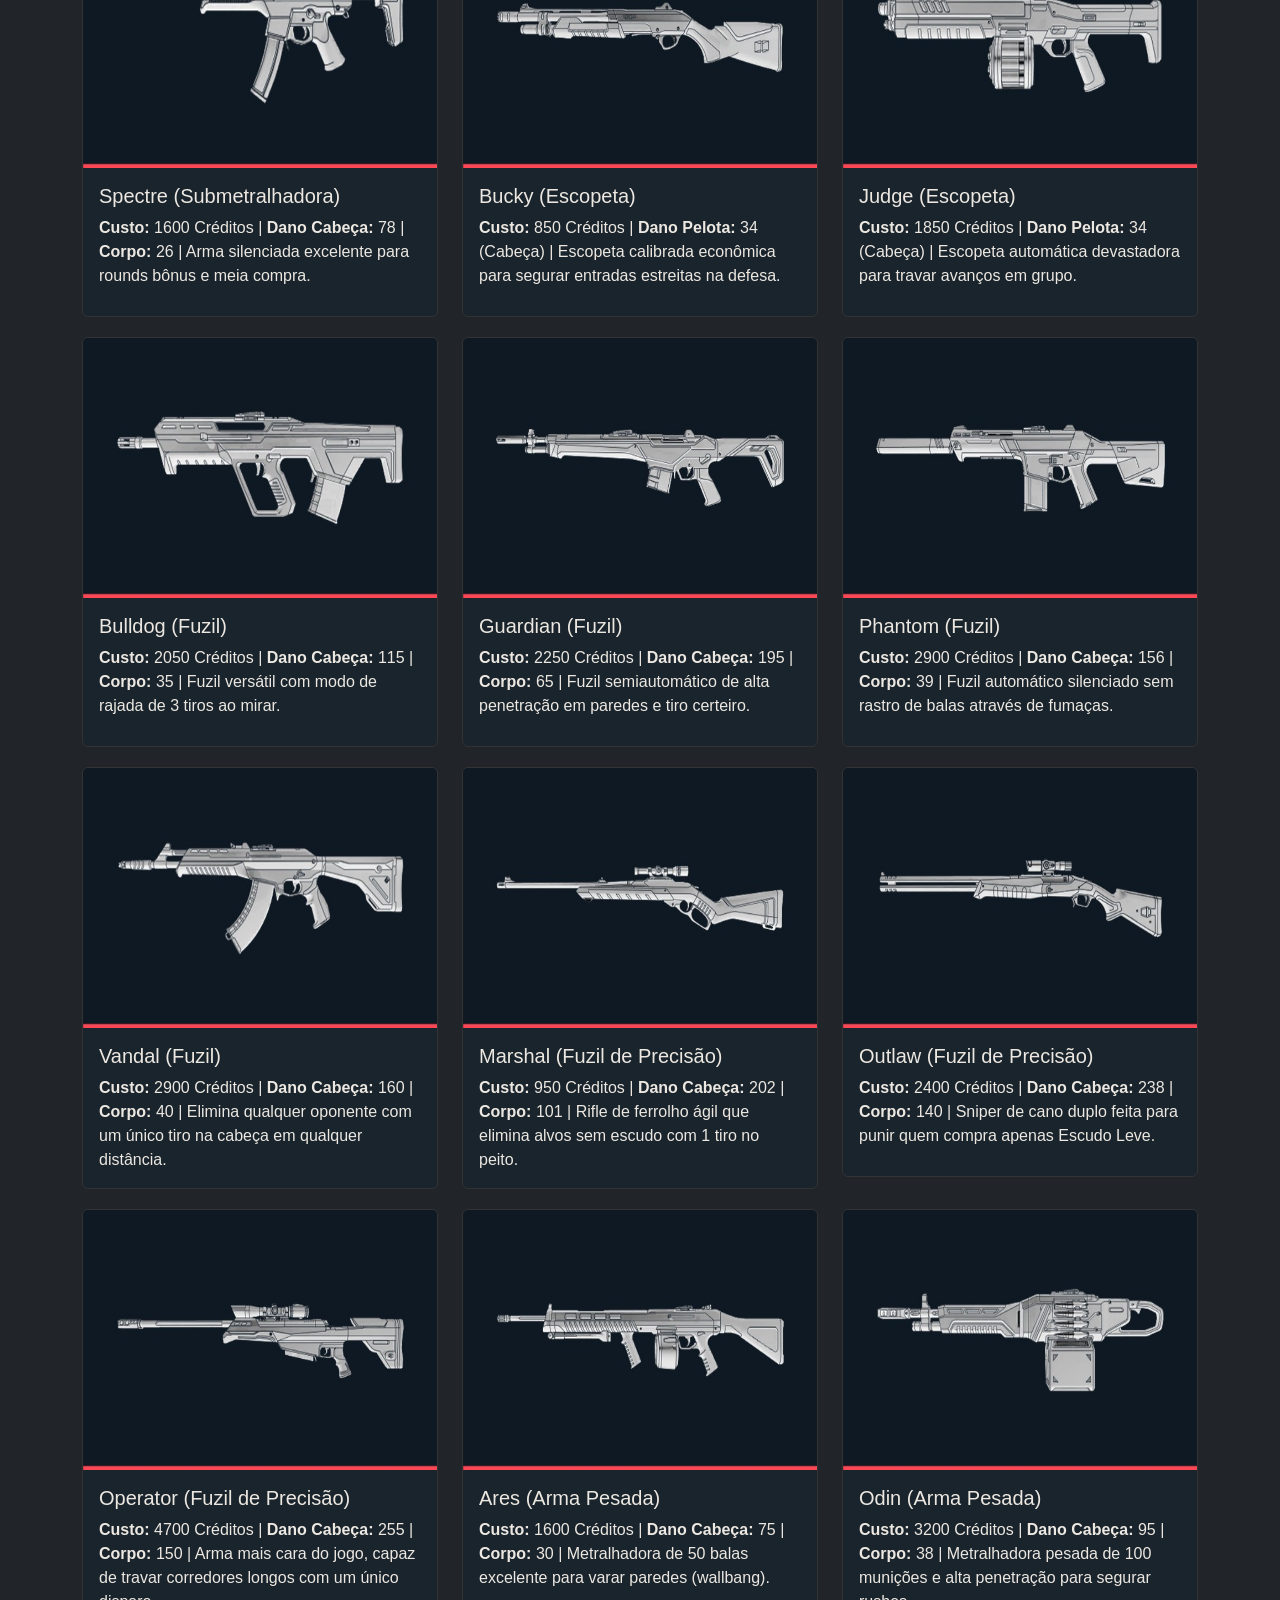
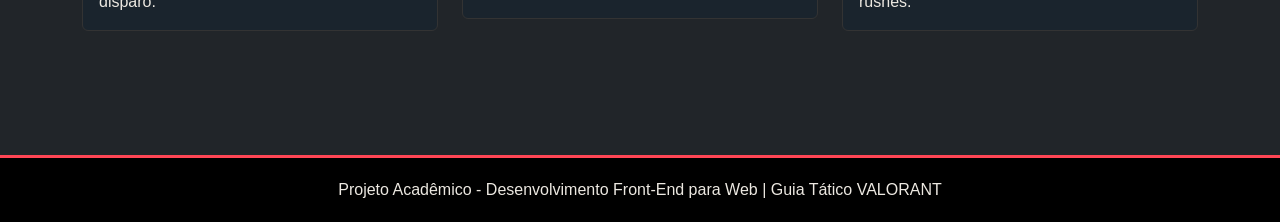
<file: weapons.html>
<!--
    Projeto: Guia Tático VALORANT
    Disciplina: Desenvolvimento Front-End para Web
    Autores: João Manuel Ferreira Alduan e Isaque Almeida Costa
-->
<!DOCTYPE html>
<html lang="pt-br">
<head>
    <meta charset="UTF-8">
    <meta name="viewport" content="width=device-width, initial-scale=1.0">
    <title>Arsenal de Armas - Guia Tático VALORANT</title>
    <link rel="icon" type="image/png" href="img/logo.png">
    <link rel="stylesheet" href="css/bootstrap.min.css">
    <link rel="stylesheet" href="css/style.css">
</head>
<body class="bg-dark text-white">
    <header id="main-header">
        <div class="container">
            <nav class="d-flex flex-wrap justify-content-between align-items-center">
                <div class="d-flex align-items-center my-2">
                    <img src="img/logo.png" alt="Logo VALORANT" class="brand-logo">
                    <span class="fs-4 fw-bold text-white">GUIA TÁTICO VALORANT</span>
                </div>
                <ul class="nav-menu-list">
                    <li><a href="index.html">Home</a></li>
                    <li><a href="agents.html">Agentes</a></li>
                    <li><a href="maps.html">Mapas</a></li>
                    <li><a href="meta.html">Meta</a></li>
                    <li><a href="weapons.html" class="active-link">Arsenal</a></li>
                    <li><a href="map-details.html">Guia Ascent</a></li>
                    <li><a href="agent-details.html">Guia Jett</a></li>
                    <li><a href="community.html">Comunidade</a></li>
                    <li><a href="comp-builder.html">Criador Tático</a></li>
                    <li><a href="contact.html">Contato</a></li>
                    <li><a href="https://playvalorant.com/pt-br/" target="_blank">Site Oficial</a></li>
                </ul>
            </nav>
        </div>
    </header>

    <main class="container py-5">
        <section class="section-box my-3">
            <div class="row">
                <div class="col-lg-8">
                    <h1 class="fw-bold">Guia Completo de Armas e Calculadora Econômica</h1>
                    <p class="text-secondary">Gerenciar os créditos da equipe a cada rodada é fundamental para garantir rifles principais, escudos e todas as habilidades nos momentos decisivos.</p>

                    <div class="mt-3">
                        <label for="credits-input" class="fw-bold d-block mb-2">Digite seus créditos atuais no round:</label>
                        <input type="number" id="credits-input" name="creditsInput" class="credit-input" placeholder="Ex: 4500">
                        <button type="button" id="calc-btn" class="btn btn-danger btn-red">Calcular Compra</button>
                    </div>
                    <div id="buy-result-text" class="result-box">
                        Digite seus créditos acima e clique no botão para ver o tipo de compra ideal.
                    </div>
                </div>
                <div class="col-lg-4">
                    <aside class="aside-panel mt-3 mt-lg-0">
                        <h4>Resumo da Economia</h4>
                        <p><strong>Escudos:</strong> Leve (400) | Pesado (1000).</p>
                        <p><strong>Kit de Habilidades:</strong> Média de 600 a 700 créditos na maioria dos agentes.</p>
                        <p><strong>Full Buy Padrão:</strong> ~4500 créditos (Rifle 2900 + Pesado 1000 + Skills ~600).</p>
                        <p class="mb-0"><strong>Bônus de Derrota:</strong> 1900 (1ª), 2400 (2ª) e 2900 (3ª+) | <strong>Teto:</strong> 9000.</p>
                    </aside>
                </div>
            </div>
        </section>

        <section class="my-3">
            <h2 class="mb-4">Arsenal Completo do VALORANT</h2>
            <div class="row">
                <div class="col-sm-12 col-md-4">
                    <article class="card card-custom">
                        <img src="img/weapons/weapon-classic.jpg" class="card-img-top card-image" alt="Pistola Classic">
                        <div class="card-body">
                            <h5 class="card-title">Classic (Arma Leve)</h5>
                            <p class="card-text"><strong>Custo:</strong> Gratuita | <strong>Dano Cabeça:</strong> 78 | <strong>Corpo:</strong> 26 | Pistola padrão com disparo secundário de rajada para curta distância.</p>
                        </div>
                    </article>
                </div>

                <div class="col-sm-12 col-md-4">
                    <article class="card card-custom">
                        <img src="img/weapons/weapon-shorty.jpg" class="card-img-top card-image" alt="Pistola Shorty">
                        <div class="card-body">
                            <h5 class="card-title">Shorty (Arma Leve)</h5>
                            <p class="card-text"><strong>Custo:</strong> 300 Créditos | <strong>Dano Pelota:</strong> 22 (Cabeça) | Escopeta de cano serrado de dois tiros letal em cantos fechados.</p>
                        </div>
                    </article>
                </div>

                <div class="col-sm-12 col-md-4">
                    <article class="card card-custom">
                        <img src="img/weapons/weapon-frenzy.jpg" class="card-img-top card-image" alt="Pistola Frenzy">
                        <div class="card-body">
                            <h5 class="card-title">Frenzy (Arma Leve)</h5>
                            <p class="card-text"><strong>Custo:</strong> 450 Créditos | <strong>Dano Cabeça:</strong> 78 | <strong>Corpo:</strong> 26 | Pistola automática ideal para avanços rápidos no Pistol Round.</p>
                        </div>
                    </article>
                </div>

                <div class="col-sm-12 col-md-4">
                    <article class="card card-custom">
                        <img src="img/weapons/weapon-ghost.jpg" class="card-img-top card-image" alt="Pistola Ghost">
                        <div class="card-body">
                            <h5 class="card-title">Ghost (Arma Leve)</h5>
                            <p class="card-text"><strong>Custo:</strong> 500 Créditos | <strong>Dano Cabeça:</strong> 105 | <strong>Corpo:</strong> 30 | Pistola silenciada de alta precisão capaz de abater inimigos sem escudo com 1 tiro na cabeça.</p>
                        </div>
                    </article>
                </div>

                <div class="col-sm-12 col-md-4">
                    <article class="card card-custom">
                        <img src="img/weapons/weapon-sheriff.jpg" class="card-img-top card-image" alt="Pistola Sheriff">
                        <div class="card-body">
                            <h5 class="card-title">Sheriff (Arma Leve)</h5>
                            <p class="card-text"><strong>Custo:</strong> 800 Créditos | <strong>Dano Cabeça:</strong> 159 | <strong>Corpo:</strong> 55 | Revólver pesado muito utilizado em rodadas econômicas (Eco).</p>
                        </div>
                    </article>
                </div>

                <div class="col-sm-12 col-md-4">
                    <article class="card card-custom">
                        <img src="img/weapons/weapon-stinger.jpg" class="card-img-top card-image" alt="Submetralhadora Stinger">
                        <div class="card-body">
                            <h5 class="card-title">Stinger (Submetralhadora)</h5>
                            <p class="card-text"><strong>Custo:</strong> 1100 Créditos | <strong>Dano Cabeça:</strong> 67 | <strong>Corpo:</strong> 27 | Submetralhadora de altíssima cadência de tiro para curta distância.</p>
                        </div>
                    </article>
                </div>

                <div class="col-sm-12 col-md-4">
                    <article class="card card-custom">
                        <img src="img/weapons/weapon-spectre.jpg" class="card-img-top card-image" alt="Submetralhadora Spectre">
                        <div class="card-body">
                            <h5 class="card-title">Spectre (Submetralhadora)</h5>
                            <p class="card-text"><strong>Custo:</strong> 1600 Créditos | <strong>Dano Cabeça:</strong> 78 | <strong>Corpo:</strong> 26 | Arma silenciada excelente para rounds bônus e meia compra.</p>
                        </div>
                    </article>
                </div>

                <div class="col-sm-12 col-md-4">
                    <article class="card card-custom">
                        <img src="img/weapons/weapon-bucky.jpg" class="card-img-top card-image" alt="Escopeta Bucky">
                        <div class="card-body">
                            <h5 class="card-title">Bucky (Escopeta)</h5>
                            <p class="card-text"><strong>Custo:</strong> 850 Créditos | <strong>Dano Pelota:</strong> 34 (Cabeça) | Escopeta calibrada econômica para segurar entradas estreitas na defesa.</p>
                        </div>
                    </article>
                </div>

                <div class="col-sm-12 col-md-4">
                    <article class="card card-custom">
                        <img src="img/weapons/weapon-judge.jpg" class="card-img-top card-image" alt="Escopeta Judge">
                        <div class="card-body">
                            <h5 class="card-title">Judge (Escopeta)</h5>
                            <p class="card-text"><strong>Custo:</strong> 1850 Créditos | <strong>Dano Pelota:</strong> 34 (Cabeça) | Escopeta automática devastadora para travar avanços em grupo.</p>
                        </div>
                    </article>
                </div>

                <div class="col-sm-12 col-md-4">
                    <article class="card card-custom">
                        <img src="img/weapons/weapon-bulldog.jpg" class="card-img-top card-image" alt="Fuzil Bulldog">
                        <div class="card-body">
                            <h5 class="card-title">Bulldog (Fuzil)</h5>
                            <p class="card-text"><strong>Custo:</strong> 2050 Créditos | <strong>Dano Cabeça:</strong> 115 | <strong>Corpo:</strong> 35 | Fuzil versátil com modo de rajada de 3 tiros ao mirar.</p>
                        </div>
                    </article>
                </div>

                <div class="col-sm-12 col-md-4">
                    <article class="card card-custom">
                        <img src="img/weapons/weapon-guardian.jpg" class="card-img-top card-image" alt="Fuzil Guardian">
                        <div class="card-body">
                            <h5 class="card-title">Guardian (Fuzil)</h5>
                            <p class="card-text"><strong>Custo:</strong> 2250 Créditos | <strong>Dano Cabeça:</strong> 195 | <strong>Corpo:</strong> 65 | Fuzil semiautomático de alta penetração em paredes e tiro certeiro.</p>
                        </div>
                    </article>
                </div>

                <div class="col-sm-12 col-md-4">
                    <article class="card card-custom">
                        <img src="img/weapons/weapon-phantom.jpg" class="card-img-top card-image" alt="Fuzil Phantom">
                        <div class="card-body">
                            <h5 class="card-title">Phantom (Fuzil)</h5>
                            <p class="card-text"><strong>Custo:</strong> 2900 Créditos | <strong>Dano Cabeça:</strong> 156 | <strong>Corpo:</strong> 39 | Fuzil automático silenciado sem rastro de balas através de fumaças.</p>
                        </div>
                    </article>
                </div>

                <div class="col-sm-12 col-md-4">
                    <article class="card card-custom">
                        <img src="img/weapons/weapon-vandal.jpg" class="card-img-top card-image" alt="Fuzil Vandal">
                        <div class="card-body">
                            <h5 class="card-title">Vandal (Fuzil)</h5>
                            <p class="card-text"><strong>Custo:</strong> 2900 Créditos | <strong>Dano Cabeça:</strong> 160 | <strong>Corpo:</strong> 40 | Elimina qualquer oponente com um único tiro na cabeça em qualquer distância.</p>
                        </div>
                    </article>
                </div>

                <div class="col-sm-12 col-md-4">
                    <article class="card card-custom">
                        <img src="img/weapons/weapon-marshal.jpg" class="card-img-top card-image" alt="Fuzil de Precisão Marshal">
                        <div class="card-body">
                            <h5 class="card-title">Marshal (Fuzil de Precisão)</h5>
                            <p class="card-text"><strong>Custo:</strong> 950 Créditos | <strong>Dano Cabeça:</strong> 202 | <strong>Corpo:</strong> 101 | Rifle de ferrolho ágil que elimina alvos sem escudo com 1 tiro no peito.</p>
                        </div>
                    </article>
                </div>

                <div class="col-sm-12 col-md-4">
                    <article class="card card-custom">
                        <img src="img/weapons/weapon-outlaw.jpg" class="card-img-top card-image" alt="Fuzil de Precisão Outlaw">
                        <div class="card-body">
                            <h5 class="card-title">Outlaw (Fuzil de Precisão)</h5>
                            <p class="card-text"><strong>Custo:</strong> 2400 Créditos | <strong>Dano Cabeça:</strong> 238 | <strong>Corpo:</strong> 140 | Sniper de cano duplo feita para punir quem compra apenas Escudo Leve.</p>
                        </div>
                    </article>
                </div>

                <div class="col-sm-12 col-md-4">
                    <article class="card card-custom">
                        <img src="img/weapons/weapon-operator.jpg" class="card-img-top card-image" alt="Fuzil de Precisão Operator">
                        <div class="card-body">
                            <h5 class="card-title">Operator (Fuzil de Precisão)</h5>
                            <p class="card-text"><strong>Custo:</strong> 4700 Créditos | <strong>Dano Cabeça:</strong> 255 | <strong>Corpo:</strong> 150 | Arma mais cara do jogo, capaz de travar corredores longos com um único disparo.</p>
                        </div>
                    </article>
                </div>

                <div class="col-sm-12 col-md-4">
                    <article class="card card-custom">
                        <img src="img/weapons/weapon-ares.jpg" class="card-img-top card-image" alt="Metralhadora Ares">
                        <div class="card-body">
                            <h5 class="card-title">Ares (Arma Pesada)</h5>
                            <p class="card-text"><strong>Custo:</strong> 1600 Créditos | <strong>Dano Cabeça:</strong> 75 | <strong>Corpo:</strong> 30 | Metralhadora de 50 balas excelente para varar paredes (wallbang).</p>
                        </div>
                    </article>
                </div>

                <div class="col-sm-12 col-md-4">
                    <article class="card card-custom">
                        <img src="img/weapons/weapon-odin.jpg" class="card-img-top card-image" alt="Metralhadora Odin">
                        <div class="card-body">
                            <h5 class="card-title">Odin (Arma Pesada)</h5>
                            <p class="card-text"><strong>Custo:</strong> 3200 Créditos | <strong>Dano Cabeça:</strong> 95 | <strong>Corpo:</strong> 38 | Metralhadora pesada de 100 munições e alta penetração para segurar rushes.</p>
                        </div>
                    </article>
                </div>
            </div>
        </section>
    </main>

    <footer id="main-footer">
        <div class="container">
            <p class="mb-0">Projeto Acadêmico - Desenvolvimento Front-End para Web | Guia Tático VALORANT</p>
        </div>
    </footer>

    <script src="js/bootstrap.bundle.min.js"></script>
    <script src="js/main.js"></script>
</body>
</html>
</file>
<file: css/style.css>
/*
    Projeto: Guia Tático VALORANT
    Disciplina: Desenvolvimento Front-End para Web
    Autores: João Manuel Ferreira Alduan e Isaque Almeida Costa
*/

body {
    background-color: #0f1923;
    color: #ece8e1;
    font-family: Arial, sans-serif;
    margin: 0;
    padding: 0;
}

header {
    background-color: #000000;
    border-bottom: 3px solid #ff4655;
    padding: 15px 0;
}

footer {
    background-color: #000000;
    border-top: 3px solid #ff4655;
    color: #ece8e1;
    text-align: center;
    padding: 20px 0;
    margin-top: 40px;
}

.brand-logo {
    width: 40px;
    height: 40px;
    margin-right: 10px;
}

.nav-menu-list {
    list-style: none;
    margin: 0;
    padding: 0;
    display: flex;
    flex-wrap: wrap;
    justify-content: center;
    align-items: center;
}

.nav-menu-list li {
    margin: 5px;
}

.nav-menu-list a {
    color: #ece8e1;
    text-decoration: none;
    font-weight: bold;
    font-size: 14px;
    padding: 8px 12px;
    display: inline-block;
    border-bottom: 2px solid transparent;
}

.nav-menu-list a:hover {
    color: #ff4655;
    background-color: #1a242d;
    border-bottom: 2px solid #ff4655;
}

.nav-menu-list a.active-link {
    color: #ff4655;
    border-bottom: 2px solid #ff4655;
}

.section-box {
    background-color: #1a242d;
    border: 1px solid #333333;
    border-left: 4px solid #ff4655;
    padding: 20px;
    margin-bottom: 25px;
}

.card-custom {
    background-color: #1a242d;
    border: 1px solid #333333;
    color: #ece8e1;
    margin-bottom: 20px;
    min-height: 410px;
}

.card-image {
    width: 100%;
    height: 260px;
}

.btn-red {
    background-color: #ff4655;
    color: #ece8e1;
    border: none;
    padding: 10px 18px;
    font-weight: bold;
    text-decoration: none;
    display: inline-block;
    cursor: pointer;
}

.btn-red:hover {
    background-color: #cc3743;
    color: #ffffff;
}

.hidden-element {
    display: none;
}

.maps-grid {
    display: grid;
    grid-template-columns: 1fr 1fr 1fr;
    gap: 20px;
    margin-top: 20px;
    margin-bottom: 20px;
}

.map-card-item {
    background-color: #1a242d;
    border: 1px solid #333333;
    padding: 15px;
    text-align: center;
}

.map-card-item img {
    width: 100%;
    height: 230px;
    margin-bottom: 10px;
    border-bottom: 2px solid #ff4655;
}

.meta-table {
    width: 100%;
    border-collapse: collapse;
    margin-top: 15px;
    margin-bottom: 20px;
    background-color: #1a242d;
    color: #ece8e1;
}

.meta-table caption {
    caption-side: top;
    color: #ece8e1;
    font-weight: bold;
    padding: 10px 0;
    text-align: left;
}

.meta-table th,
.meta-table td {
    border: 1px solid #333333;
    padding: 12px;
    text-align: left;
}

.meta-table th {
    background-color: #000000;
    color: #ff4655;
}

.meta-table tr:nth-child(2n) {
    background-color: #141c24;
}

.meta-table tr:hover {
    background-color: #2c3b4a;
}

.aside-panel {
    background-color: #1a242d;
    border: 1px solid #ff4655;
    padding: 15px;
    margin-bottom: 20px;
}

.credit-input {
    padding: 8px;
    width: 220px;
    border: 1px solid #333333;
    background-color: #0f1923;
    color: #ece8e1;
    margin-right: 10px;
}

.result-box {
    margin-top: 15px;
    padding: 15px;
    background-color: #000000;
    border-left: 4px solid #ff4655;
    font-weight: bold;
}

.agent-preview-image {
    width: 100%;
    max-width: 360px;
    height: 260px;
    border: 2px solid #ff4655;
    margin-bottom: 15px;
    display: block;
}

@media screen and (max-width: 768px) {
    .maps-grid {
        grid-template-columns: 1fr;
    }

    .nav-menu-list {
        flex-direction: column;
        align-items: stretch;
        text-align: center;
    }

    .credit-input {
        width: 100%;
        margin-bottom: 10px;
    }
}
</file>
<file: css/pure.css>
/*
    Projeto: Guia Tático VALORANT
    Disciplina: Desenvolvimento Front-End para Web
    Autores: João Manuel Ferreira Alduan e Isaque Almeida Costa
*/

body {
    background-color: #0f1923;
    color: #ece8e1;
    font-family: Arial, sans-serif;
    margin: 0;
    padding: 0;
}

header {
    background-color: #000000;
    border-bottom: 3px solid #ff4655;
    padding: 15px 20px;
}

nav {
    display: flex;
    justify-content: space-between;
    align-items: center;
    flex-wrap: wrap;
}

main {
    display: block;
    padding: 20px 0;
}

section {
    background-color: #1a242d;
    border: 1px solid #333333;
    padding: 20px;
    margin-bottom: 20px;
}

article {
    background-color: #141c24;
    border: 1px solid #333333;
    padding: 15px;
    margin-top: 15px;
}

aside {
    background-color: #1a242d;
    border: 1px solid #ff4655;
    padding: 20px;
    margin-bottom: 20px;
}

footer {
    background-color: #000000;
    border-top: 3px solid #ff4655;
    color: #ece8e1;
    text-align: center;
    padding: 20px;
    margin-top: 30px;
}

label {
    display: block;
    font-weight: bold;
    margin-bottom: 6px;
    color: #ece8e1;
}

input,
select,
textarea {
    width: 96%;
    padding: 10px;
    background-color: #0f1923;
    color: #ece8e1;
    border: 2px solid #333333;
    font-family: Arial, sans-serif;
    font-size: 14px;
}

input:hover,
select:hover,
textarea:hover {
    border: 2px solid #ff4655;
}

input:focus,
select:focus,
textarea:focus {
    background-color: #000000;
    border: 2px solid #ff4655;
}

input:invalid,
select:invalid,
textarea:invalid {
    border: 2px solid #ff4655;
}

input:valid,
select:valid,
textarea:valid {
    border: 2px solid #28a745;
}

table {
    width: 100%;
    border-collapse: collapse;
    margin-top: 15px;
    background-color: #0f1923;
}

th,
td {
    border: 1px solid #333333;
    padding: 10px;
    text-align: left;
}

th {
    background-color: #000000;
    color: #ff4655;
}

tr:nth-child(2n) {
    background-color: #141c24;
}

tr:hover {
    background-color: #2c3b4a;
}

#main-header {
    background-color: #000000;
}

#contact-form {
    display: flex;
    flex-direction: column;
}

#submit-btn,
#save-btn {
    width: auto;
    background-color: #ff4655;
    color: #ece8e1;
    border: 2px solid #ff4655;
    padding: 12px 24px;
    font-weight: bold;
    cursor: pointer;
    margin-top: 10px;
}

#submit-btn:hover,
#save-btn:hover {
    background-color: #cc3743;
    color: #ffffff;
}

#clear-btn {
    width: auto;
    background-color: #000000;
    color: #ff4655;
    border: 2px solid #ff4655;
    padding: 12px 24px;
    font-weight: bold;
    cursor: pointer;
    margin-top: 10px;
    margin-left: 10px;
}

#clear-btn:hover {
    background-color: #ff4655;
    color: #ece8e1;
}

#main-footer {
    font-size: 14px;
}

.pure-container {
    width: 90%;
    max-width: 1140px;
    margin: 0 auto;
}

.brand-area {
    display: flex;
    align-items: center;
}

.brand-logo {
    width: 38px;
    height: 38px;
    margin-right: 10px;
}

.brand-title {
    color: #ece8e1;
    font-size: 20px;
    font-weight: bold;
    text-decoration: none;
}

.nav-menu {
    list-style: none;
    margin: 0;
    padding: 0;
    display: flex;
    flex-wrap: wrap;
    align-items: center;
}

.nav-menu li {
    margin: 4px;
}

.nav-menu a {
    color: #ece8e1;
    text-decoration: none;
    font-weight: bold;
    font-size: 14px;
    padding: 8px 10px;
    display: inline-block;
    border-bottom: 2px solid transparent;
}

.nav-menu a:hover {
    color: #ff4655;
    background-color: #1a242d;
    border-bottom: 2px solid #ff4655;
}

.nav-menu a.active-link {
    color: #ff4655;
    border-bottom: 2px solid #ff4655;
}

.flex-row {
    display: flex;
    flex-direction: row;
    justify-content: space-between;
    align-items: flex-start;
    flex-wrap: wrap;
}

.main-column {
    width: 64%;
}

.side-column {
    width: 33%;
}

.form-group {
    margin-bottom: 15px;
    display: flex;
    flex-direction: column;
}

.action-button {
    background-color: #ff4655;
    color: #ece8e1;
    border: none;
    padding: 8px 14px;
    font-weight: bold;
    cursor: pointer;
}

.action-button:hover {
    background-color: #cc3743;
}

.status-message {
    padding: 12px;
    margin-top: 12px;
    background-color: #000000;
    border-left: 4px solid #ff4655;
    font-weight: bold;
}

@media screen and (max-width: 768px) {
    nav {
        flex-direction: column;
        align-items: flex-start;
    }

    .nav-menu {
        flex-direction: column;
        align-items: flex-start;
        width: 100%;
    }

    .flex-row {
        flex-direction: column;
    }

    .main-column,
    .side-column {
        width: 100%;
    }
}
</file>
